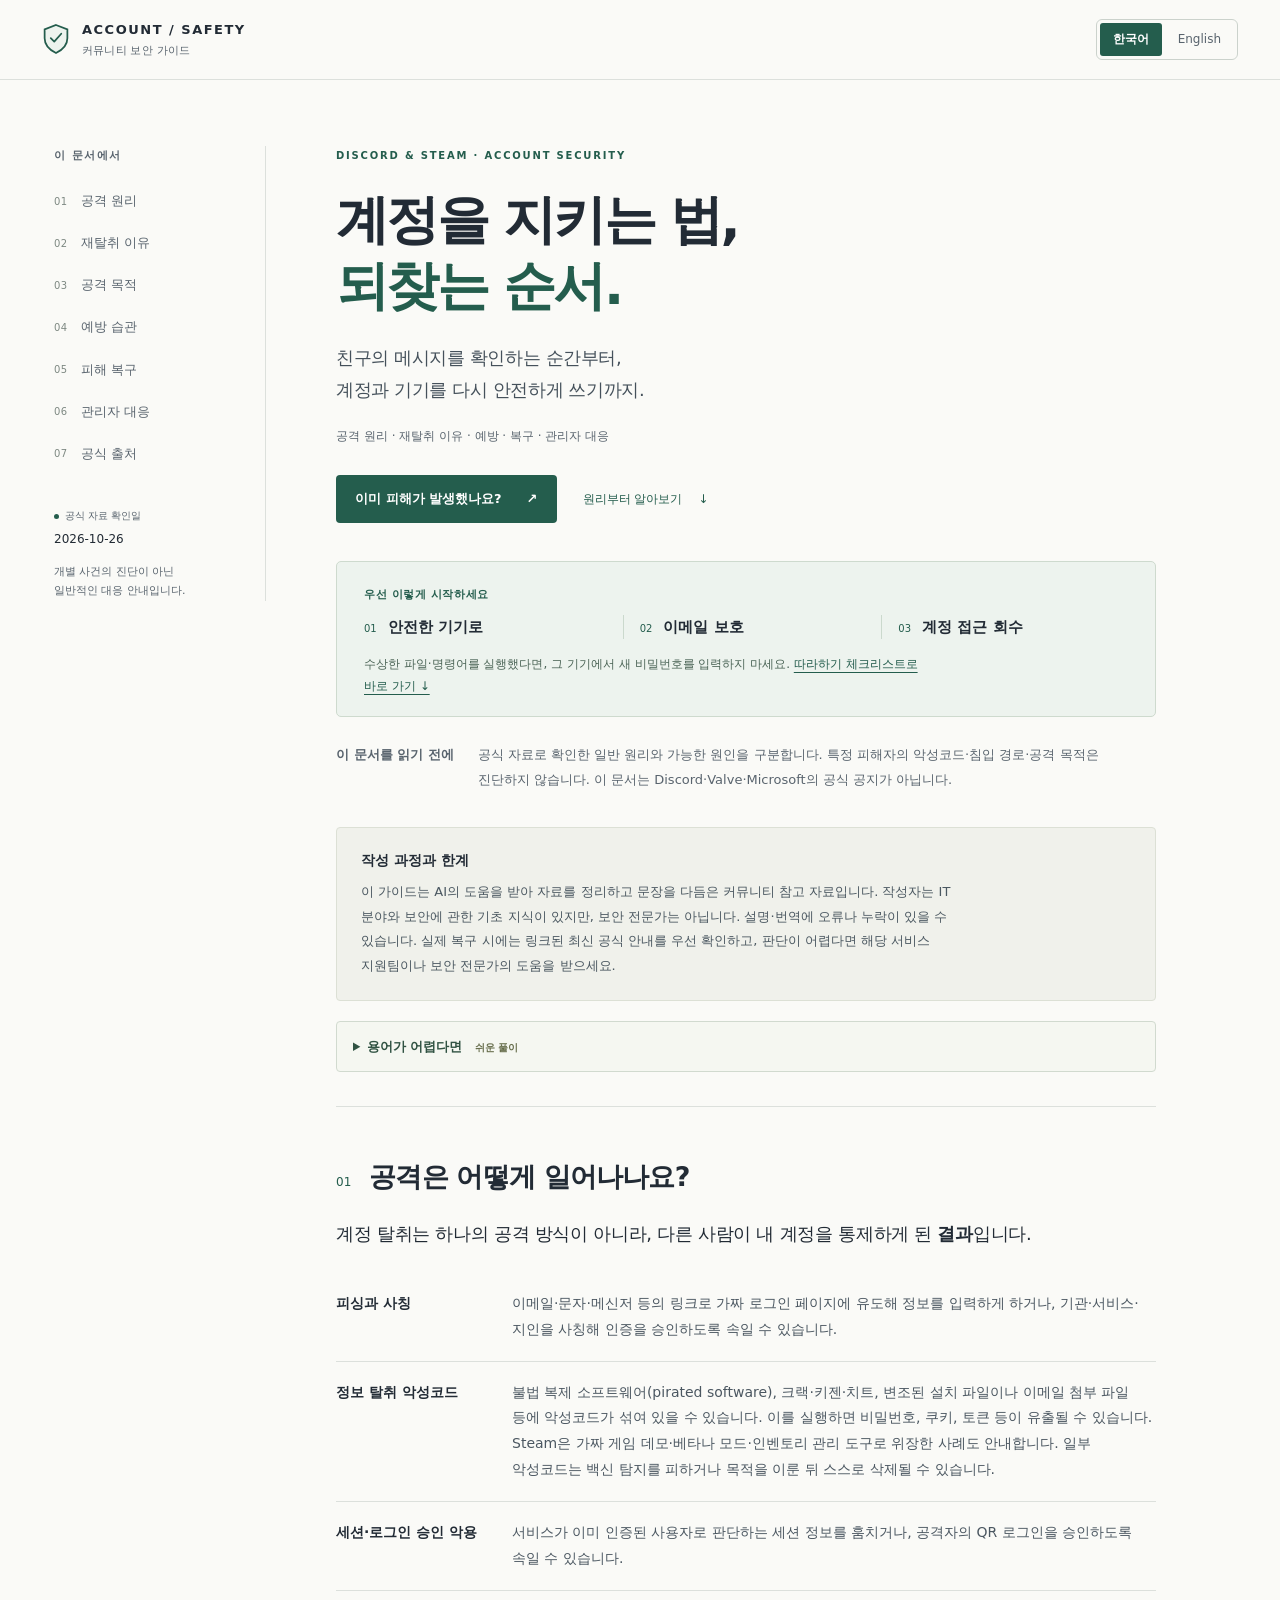
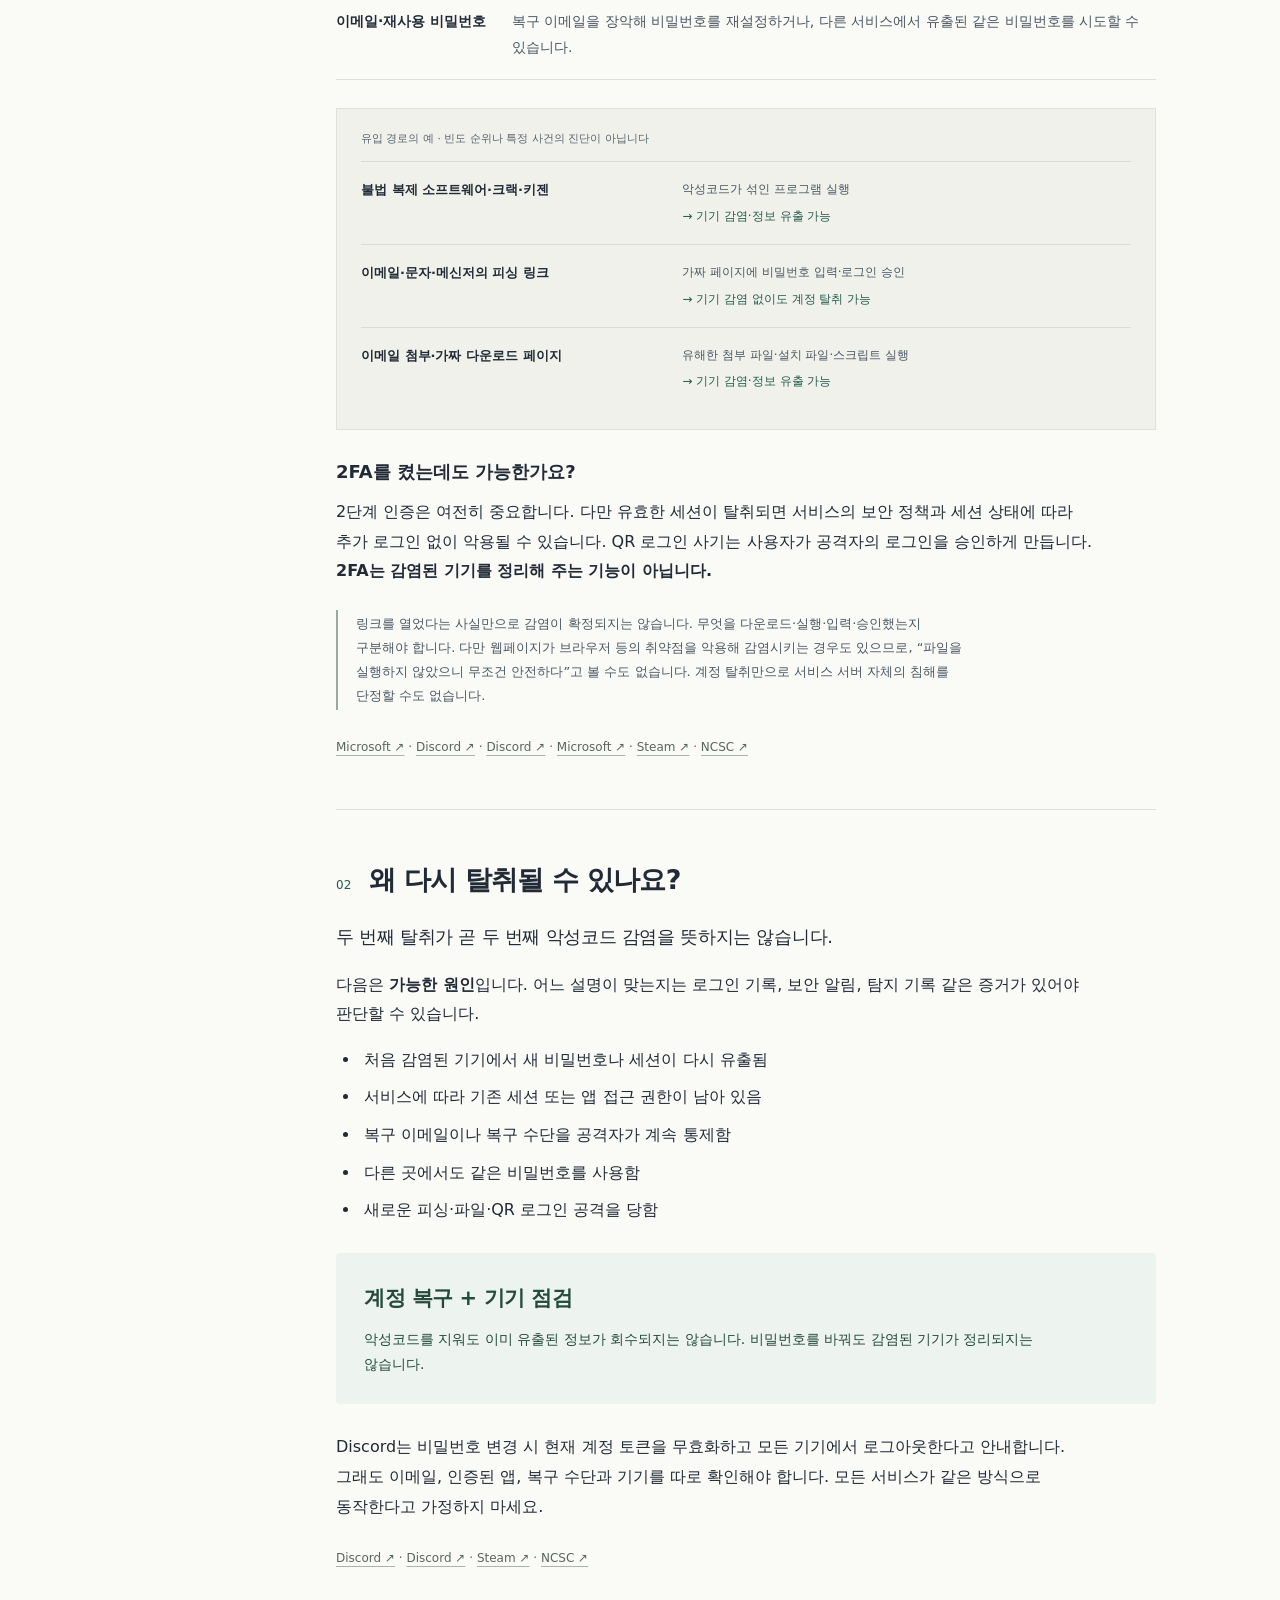
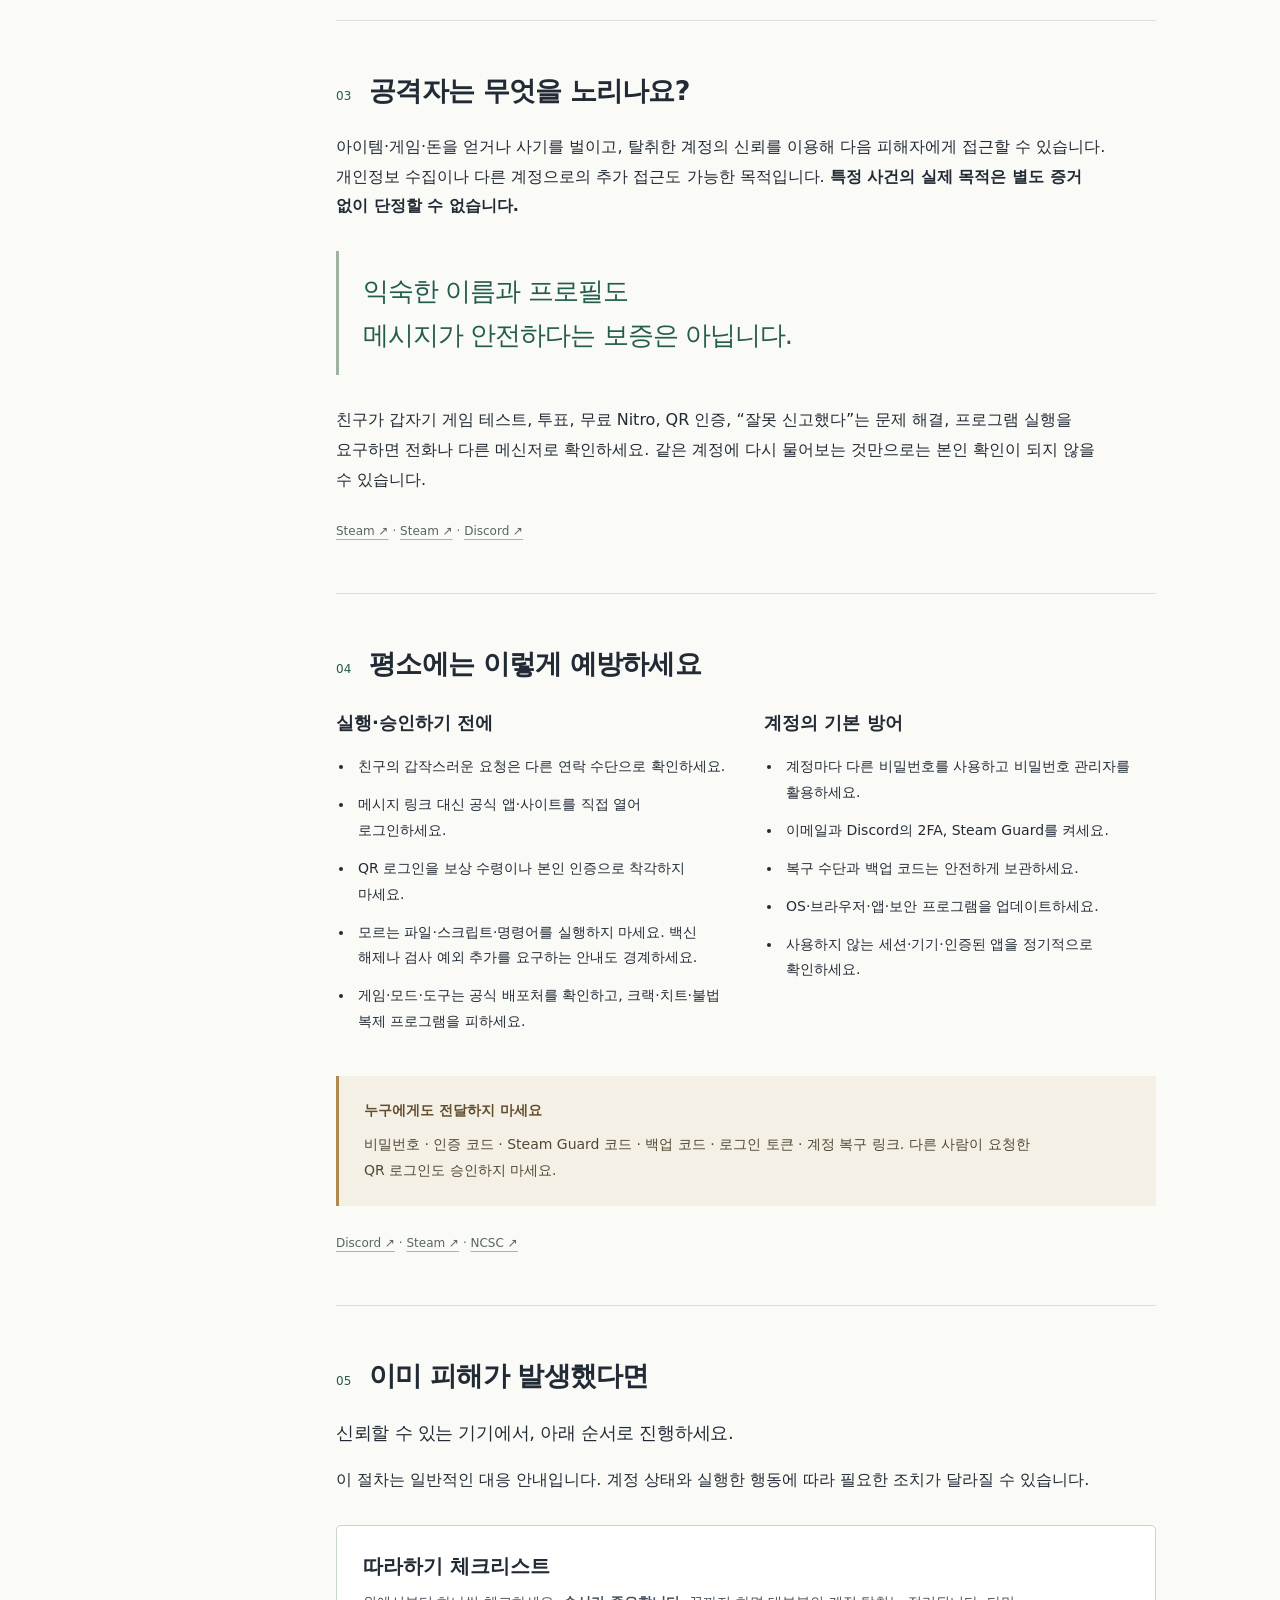
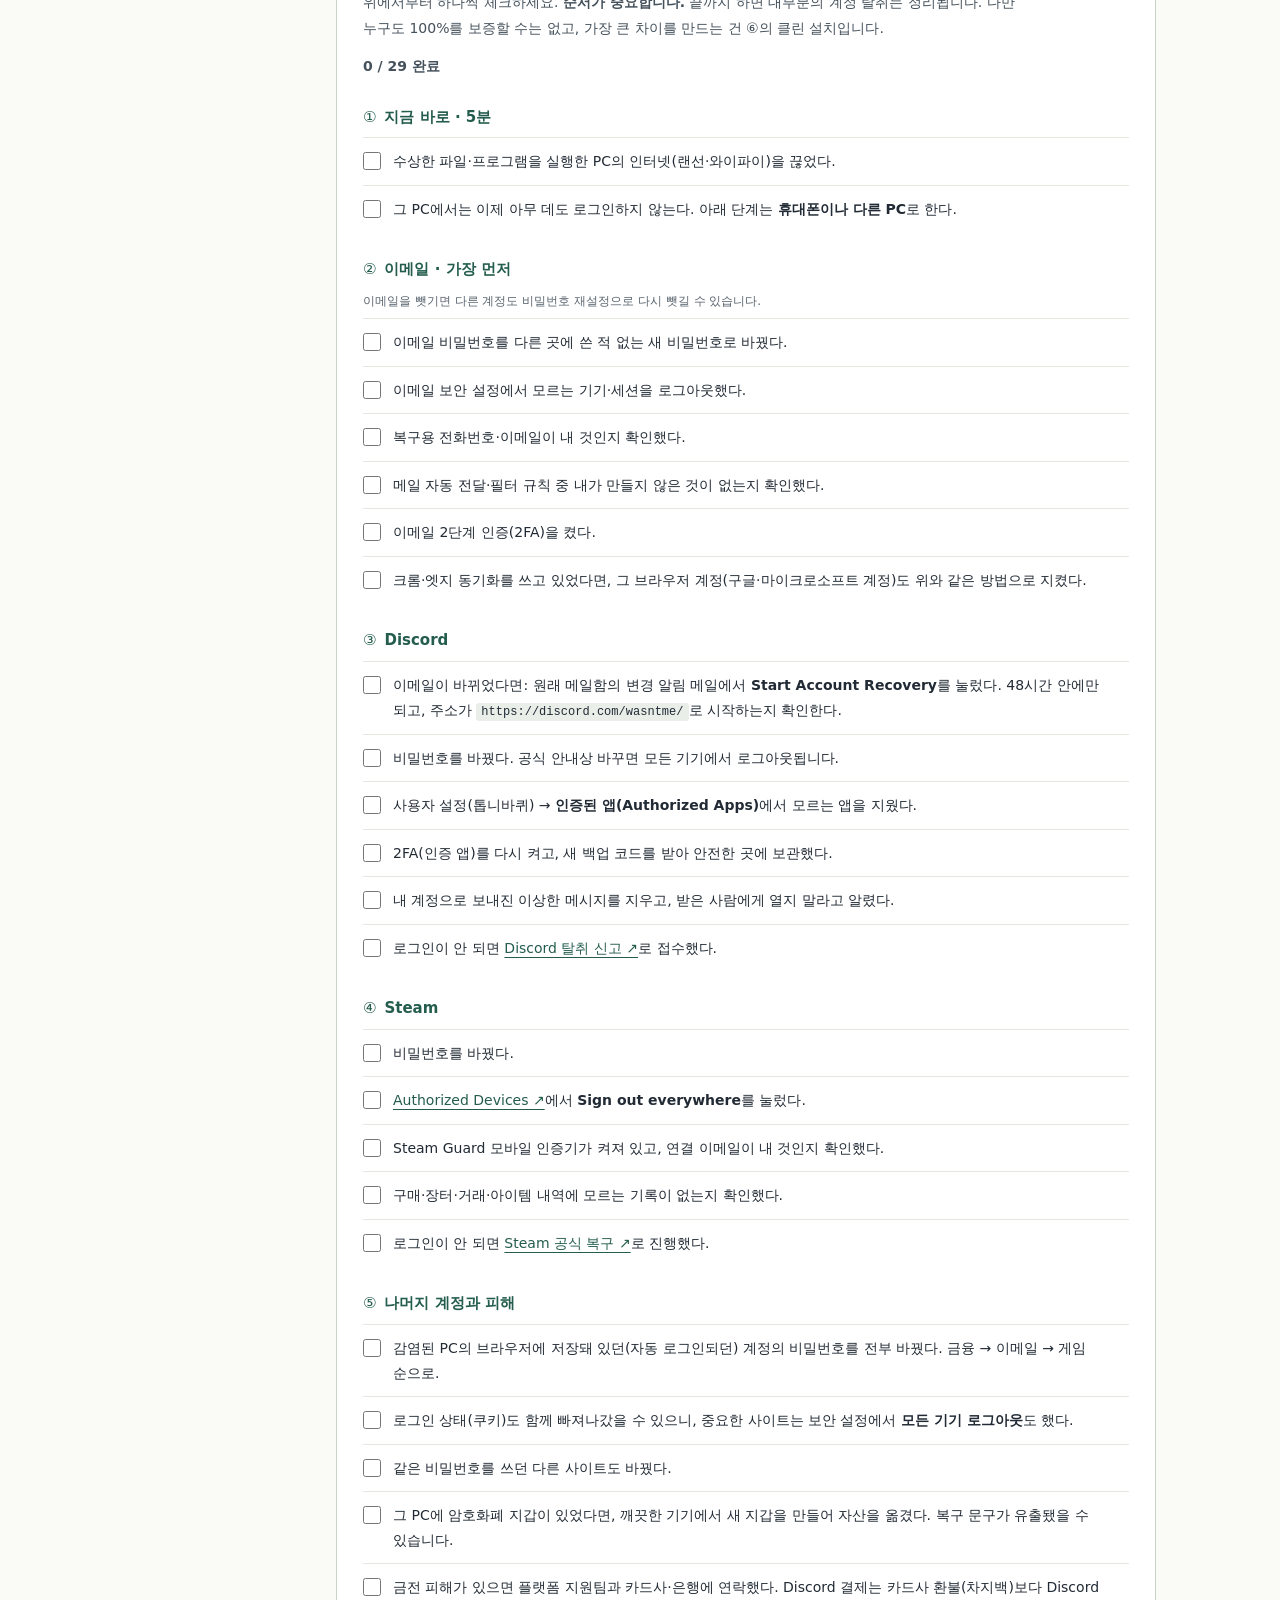
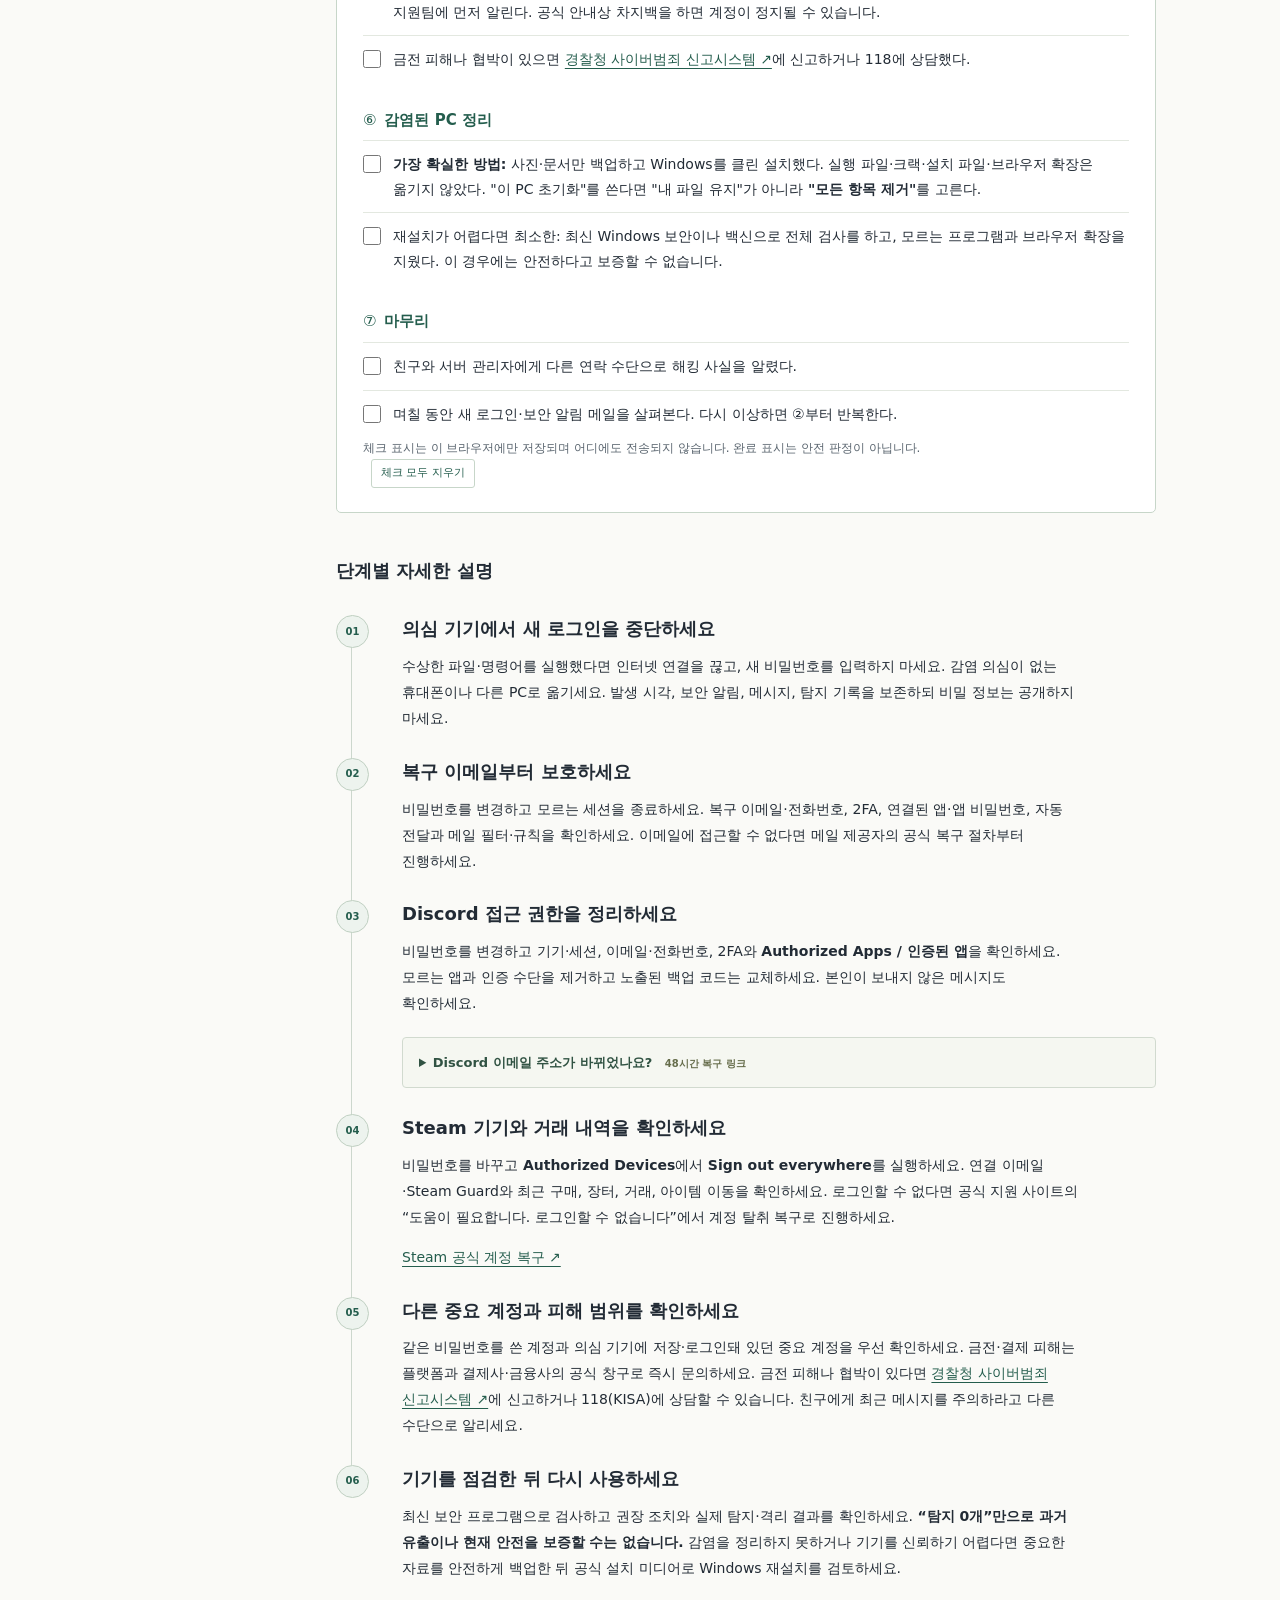
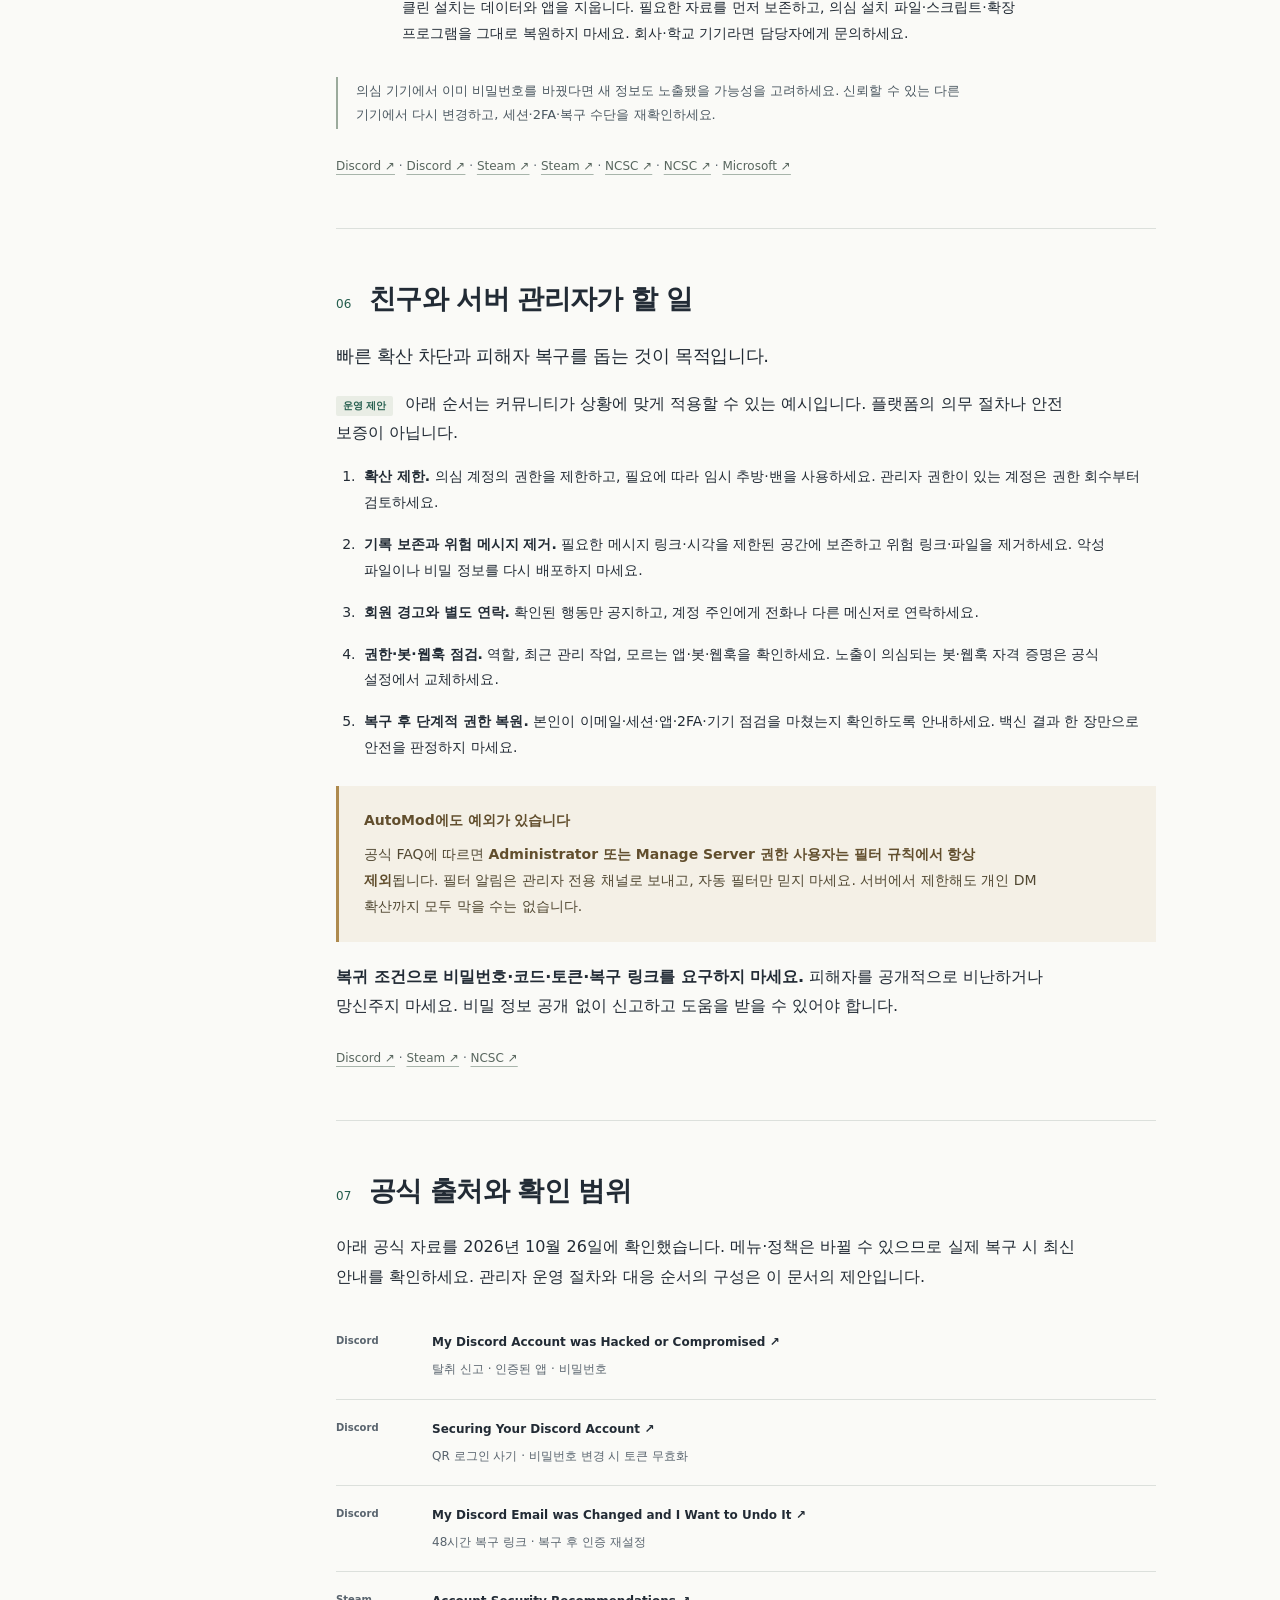
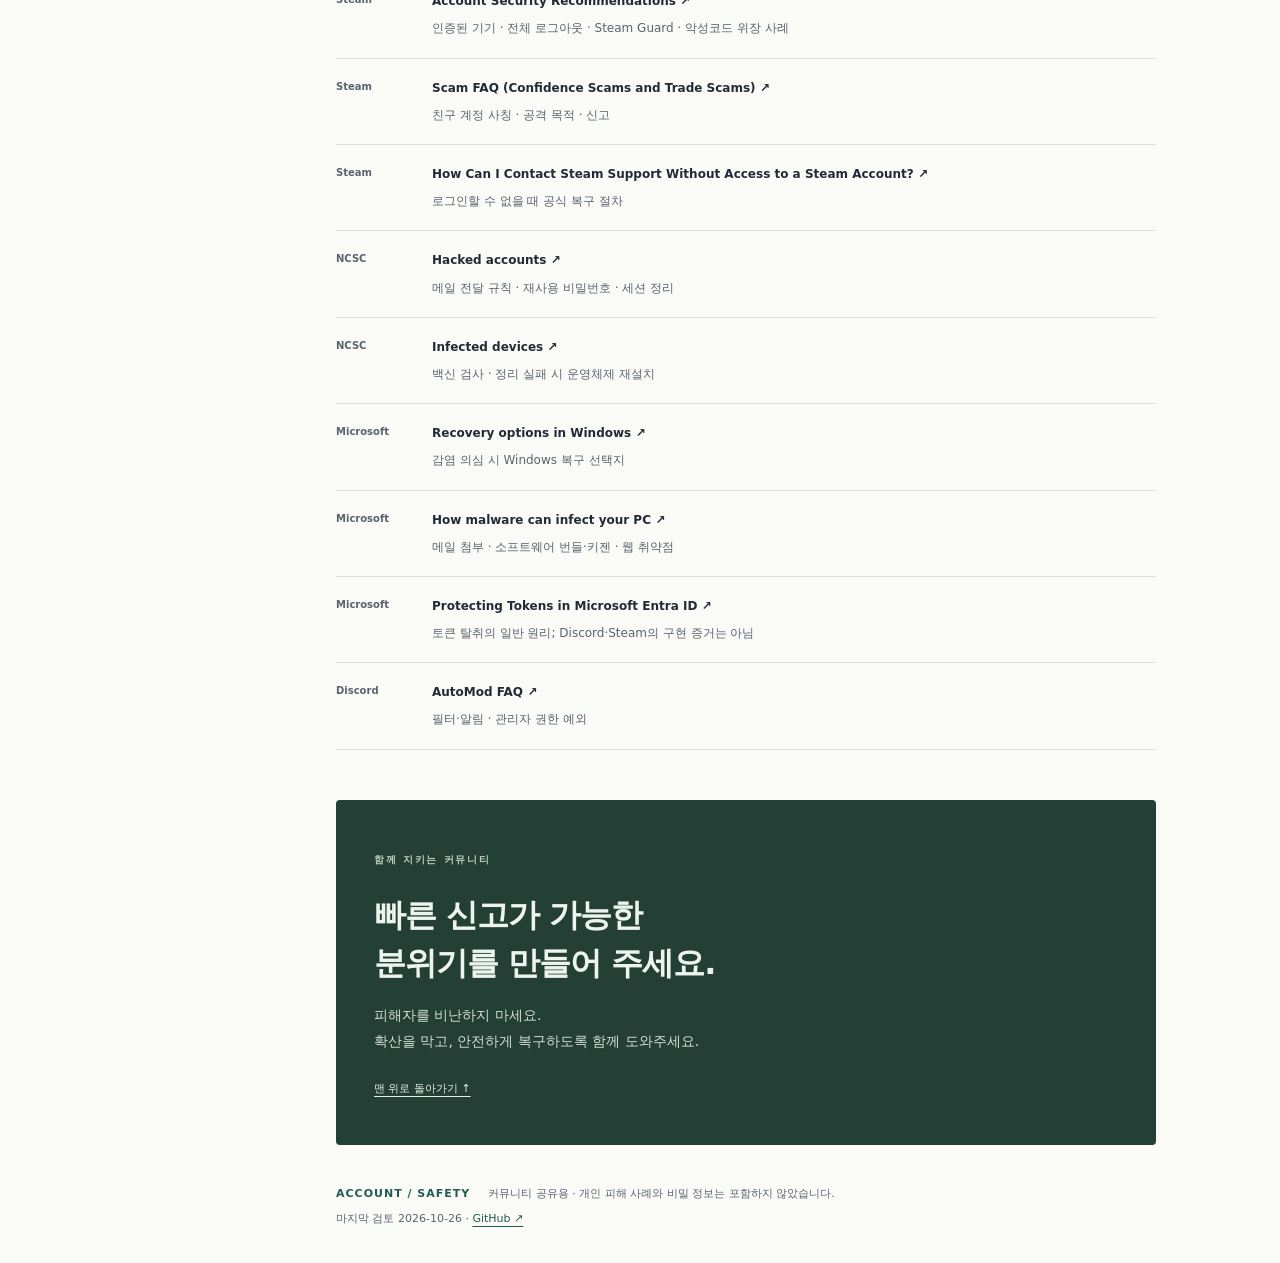
<file: index.html>
<!doctype html>
<html lang="ko"><head><meta charset="utf-8"><meta name="viewport" content="width=device-width, initial-scale=1"><title>Discord·Steam 계정 탈취 예방·복구 가이드</title><meta name="description" content="공격 원리부터 재탈취 이유, 예방, 계정·기기 복구와 서버 관리자 대응까지. 공식 자료를 바탕으로 정리한 커뮤니티 가이드."><meta name="color-scheme" content="light"><meta name="referrer" content="strict-origin-when-cross-origin"><meta property="og:type" content="website"><meta property="og:title" content="Discord·Steam 계정 탈취 예방·복구 가이드"><meta property="og:description" content="공격 원리부터 재탈취 이유, 예방, 계정·기기 복구와 서버 관리자 대응까지. 공식 자료를 바탕으로 정리한 커뮤니티 가이드."><link rel="icon" href="assets/shield.svg" type="image/svg+xml"><link rel="stylesheet" href="assets/style.css?v=5"><link rel="alternate" hreflang="ko" href="index.html"><link rel="alternate" hreflang="en" href="en.html"><script src="assets/site.js?v=5" defer></script></head>
<body id="top"><a class="skip-link" href="#content">본문 바로가기</a>
<header class="topbar"><div class="topbar-inner"><a class="brand" href="index.html"><img src="assets/shield.svg" width="28" height="32" alt=""><span>ACCOUNT / SAFETY<span class="brand-sub">커뮤니티 보안 가이드</span></span></a><nav class="language" aria-label="언어 선택"><a href="index.html" lang="ko" hreflang="ko" aria-current="page">한국어</a><a href="en.html" lang="en" hreflang="en" >English</a></nav></div></header>
<div class="page-layout"><aside class="sidebar"><p class="nav-title">이 문서에서</p><nav aria-label="목차"><a href="#mechanism"><span>01</span>공격 원리</a><a href="#repeat"><span>02</span>재탈취 이유</a><a href="#motives"><span>03</span>공격 목적</a><a href="#prevention"><span>04</span>예방 습관</a><a href="#recovery"><span>05</span>피해 복구</a><a href="#moderators"><span>06</span>관리자 대응</a><a href="#sources"><span>07</span>공식 출처</a></nav><div class="sidebar-note"><span class="status-dot"></span>공식 자료 확인일<time datetime="2026-10-26">2026-10-26</time><p>개별 사건의 진단이 아닌<br>일반적인 대응 안내입니다.</p></div></aside>
<main id="content"><div class="hero"><p class="eyebrow">DISCORD & STEAM · ACCOUNT SECURITY</p><h1>계정을 지키는 법,<br><em>되찾는 순서.</em></h1><p class="hero-lead">친구의 메시지를 확인하는 순간부터,<br class="desktop-break"> 계정과 기기를 다시 안전하게 쓰기까지.</p><p class="hero-context">공격 원리 · 재탈취 이유 · 예방 · 복구 · 관리자 대응</p><div class="hero-actions"><a class="button primary" href="#recovery">이미 피해가 발생했나요? <span aria-hidden="true">↗</span></a><a class="text-link" href="#mechanism">원리부터 알아보기 <span aria-hidden="true">↓</span></a></div></div>
<aside class="start-here" aria-label="긴급 대응의 첫 순서"><div class="start-label">우선 이렇게 시작하세요</div><ol><li><span>01</span>안전한 기기로</li><li><span>02</span>이메일 보호</li><li><span>03</span>계정 접근 회수</li></ol><p>수상한 파일·명령어를 실행했다면, 그 기기에서 새 비밀번호를 입력하지 마세요. <a href="#checklist">따라하기 체크리스트로 바로 가기 ↓</a></p></aside>
<div class="scope-note"><strong>이 문서를 읽기 전에</strong><p>공식 자료로 확인한 일반 원리와 가능한 원인을 구분합니다. 특정 피해자의 악성코드·침입 경로·공격 목적은 진단하지 않습니다. 이 문서는 Discord·Valve·Microsoft의 공식 공지가 아닙니다.</p></div>
<aside class="author-note" aria-labelledby="author-note-title"><h2 id="author-note-title">작성 과정과 한계</h2><p>이 가이드는 AI의 도움을 받아 자료를 정리하고 문장을 다듬은 커뮤니티 참고 자료입니다. 작성자는 IT 분야와 보안에 관한 기초 지식이 있지만, 보안 전문가는 아닙니다. 설명·번역에 오류나 누락이 있을 수 있습니다. 실제 복구 시에는 링크된 최신 공식 안내를 우선 확인하고, 판단이 어렵다면 해당 서비스 지원팀이나 보안 전문가의 도움을 받으세요.</p></aside>
<details class="recovery-detail glossary"><summary>용어가 어렵다면 <span>쉬운 풀이</span></summary><div><dl class="glossary-list"><div><dt>세션·토큰</dt><dd>한 번 로그인하면 서비스가 "이 사람은 이미 로그인했다"고 기억해 두는 출입증입니다. 이걸 뺏기면 비밀번호 없이도 내 계정에 들어올 수 있습니다.</dd></div><div><dt>쿠키</dt><dd>브라우저가 사이트별 로그인 상태 등을 저장해 두는 작은 파일입니다. 세션 정보가 여기에 들어 있는 경우가 많습니다.</dd></div><div><dt>2FA(2단계 인증)</dt><dd>비밀번호 말고 휴대폰 인증 앱의 코드 같은 두 번째 확인을 한 번 더 받는 기능입니다.</dd></div><div><dt>정보 탈취 악성코드(스틸러)</dt><dd>PC에 숨어서 저장된 비밀번호·쿠키·토큰 등을 몰래 빼 가는 프로그램입니다.</dd></div><div><dt>피싱</dt><dd>진짜처럼 꾸민 가짜 사이트나 메시지로 비밀번호 입력이나 로그인 승인을 받아 내는 속임수입니다.</dd></div><div><dt>클린 설치</dt><dd>PC를 완전히 지우고 Windows를 새로 설치하는 것입니다. 숨어 있는 악성코드까지 없애는 가장 확실한 방법입니다.</dd></div></dl></div></details>
<section id="mechanism" aria-labelledby="title-mechanism"><div class="section-heading"><span>01</span><h2 id="title-mechanism">공격은 어떻게 일어나나요?</h2></div>
<p class="section-lead">계정 탈취는 하나의 공격 방식이 아니라, 다른 사람이 내 계정을 통제하게 된 <strong>결과</strong>입니다.</p>
<dl class="definitions">
<div><dt>피싱과 사칭</dt><dd>이메일·문자·메신저 등의 링크로 가짜 로그인 페이지에 유도해 정보를 입력하게 하거나, 기관·서비스·지인을 사칭해 인증을 승인하도록 속일 수 있습니다.</dd></div>
<div><dt>정보 탈취 악성코드</dt><dd>불법 복제 소프트웨어(pirated software), 크랙·키젠·치트, 변조된 설치 파일이나 이메일 첨부 파일 등에 악성코드가 섞여 있을 수 있습니다. 이를 실행하면 비밀번호, 쿠키, 토큰 등이 유출될 수 있습니다. Steam은 가짜 게임 데모·베타나 모드·인벤토리 관리 도구로 위장한 사례도 안내합니다. 일부 악성코드는 백신 탐지를 피하거나 목적을 이룬 뒤 스스로 삭제될 수 있습니다.</dd></div>
<div><dt>세션·로그인 승인 악용</dt><dd>서비스가 이미 인증된 사용자로 판단하는 세션 정보를 훔치거나, 공격자의 QR 로그인을 승인하도록 속일 수 있습니다.</dd></div>
<div><dt>이메일·재사용 비밀번호</dt><dd>복구 이메일을 장악해 비밀번호를 재설정하거나, 다른 서비스에서 유출된 같은 비밀번호를 시도할 수 있습니다.</dd></div>
</dl>
<figure class="entry-paths"><figcaption>유입 경로의 예 · 빈도 순위나 특정 사건의 진단이 아닙니다</figcaption><dl><div><dt>불법 복제 소프트웨어·크랙·키젠</dt><dd>악성코드가 섞인 프로그램 실행<span>→ 기기 감염·정보 유출 가능</span></dd></div><div><dt>이메일·문자·메신저의 피싱 링크</dt><dd>가짜 페이지에 비밀번호 입력·로그인 승인<span>→ 기기 감염 없이도 계정 탈취 가능</span></dd></div><div><dt>이메일 첨부·가짜 다운로드 페이지</dt><dd>유해한 첨부 파일·설치 파일·스크립트 실행<span>→ 기기 감염·정보 유출 가능</span></dd></div></dl></figure>
<h3>2FA를 켰는데도 가능한가요?</h3>
<p>2단계 인증은 여전히 중요합니다. 다만 유효한 세션이 탈취되면 서비스의 보안 정책과 세션 상태에 따라 추가 로그인 없이 악용될 수 있습니다. QR 로그인 사기는 사용자가 공격자의 로그인을 승인하게 만듭니다. <strong>2FA는 감염된 기기를 정리해 주는 기능이 아닙니다.</strong></p>
<p class="note">링크를 열었다는 사실만으로 감염이 확정되지는 않습니다. 무엇을 다운로드·실행·입력·승인했는지 구분해야 합니다. 다만 웹페이지가 브라우저 등의 취약점을 악용해 감염시키는 경우도 있으므로, “파일을 실행하지 않았으니 무조건 안전하다”고 볼 수도 없습니다. 계정 탈취만으로 서비스 서버 자체의 침해를 단정할 수도 없습니다.</p>
<p class="references"><a href="#source-infection-routes">Microsoft ↗</a> · <a href="#source-discord">Discord ↗</a> · <a href="#source-discord-security">Discord ↗</a> · <a href="#source-tokens">Microsoft ↗</a> · <a href="#source-steam">Steam ↗</a> · <a href="#source-ncsc">NCSC ↗</a></p></section><section id="repeat" aria-labelledby="title-repeat"><div class="section-heading"><span>02</span><h2 id="title-repeat">왜 다시 탈취될 수 있나요?</h2></div>
<p class="section-lead">두 번째 탈취가 곧 두 번째 악성코드 감염을 뜻하지는 않습니다.</p>
<p>다음은 <strong>가능한 원인</strong>입니다. 어느 설명이 맞는지는 로그인 기록, 보안 알림, 탐지 기록 같은 증거가 있어야 판단할 수 있습니다.</p>
<ul><li>처음 감염된 기기에서 새 비밀번호나 세션이 다시 유출됨</li><li>서비스에 따라 기존 세션 또는 앱 접근 권한이 남아 있음</li><li>복구 이메일이나 복구 수단을 공격자가 계속 통제함</li><li>다른 곳에서도 같은 비밀번호를 사용함</li><li>새로운 피싱·파일·QR 로그인 공격을 당함</li></ul>
<div class="principle"><strong>계정 복구 + 기기 점검</strong><p>악성코드를 지워도 이미 유출된 정보가 회수되지는 않습니다. 비밀번호를 바꿔도 감염된 기기가 정리되지는 않습니다.</p></div>
<p>Discord는 비밀번호 변경 시 현재 계정 토큰을 무효화하고 모든 기기에서 로그아웃한다고 안내합니다. 그래도 이메일, 인증된 앱, 복구 수단과 기기를 따로 확인해야 합니다. 모든 서비스가 같은 방식으로 동작한다고 가정하지 마세요.</p>
<p class="references"><a href="#source-discord-security">Discord ↗</a> · <a href="#source-discord">Discord ↗</a> · <a href="#source-steam">Steam ↗</a> · <a href="#source-ncsc">NCSC ↗</a></p></section><section id="motives" aria-labelledby="title-motives"><div class="section-heading"><span>03</span><h2 id="title-motives">공격자는 무엇을 노리나요?</h2></div>
<p>아이템·게임·돈을 얻거나 사기를 벌이고, 탈취한 계정의 신뢰를 이용해 다음 피해자에게 접근할 수 있습니다. 개인정보 수집이나 다른 계정으로의 추가 접근도 가능한 목적입니다. <strong>특정 사건의 실제 목적은 별도 증거 없이 단정할 수 없습니다.</strong></p>
<blockquote>익숙한 이름과 프로필도<br>메시지가 안전하다는 보증은 아닙니다.</blockquote>
<p>친구가 갑자기 게임 테스트, 투표, 무료 Nitro, QR 인증, “잘못 신고했다”는 문제 해결, 프로그램 실행을 요구하면 전화나 다른 메신저로 확인하세요. 같은 계정에 다시 물어보는 것만으로는 본인 확인이 되지 않을 수 있습니다.</p>
<p class="references"><a href="#source-steam-scams">Steam ↗</a> · <a href="#source-steam">Steam ↗</a> · <a href="#source-discord">Discord ↗</a></p></section><section id="prevention" aria-labelledby="title-prevention"><div class="section-heading"><span>04</span><h2 id="title-prevention">평소에는 이렇게 예방하세요</h2></div>
<div class="two-column"><div><h3>실행·승인하기 전에</h3><ul><li>친구의 갑작스러운 요청은 다른 연락 수단으로 확인하세요.</li><li>메시지 링크 대신 공식 앱·사이트를 직접 열어 로그인하세요.</li><li>QR 로그인을 보상 수령이나 본인 인증으로 착각하지 마세요.</li><li>모르는 파일·스크립트·명령어를 실행하지 마세요. 백신 해제나 검사 예외 추가를 요구하는 안내도 경계하세요.</li><li>게임·모드·도구는 공식 배포처를 확인하고, 크랙·치트·불법 복제 프로그램을 피하세요.</li></ul></div>
<div><h3>계정의 기본 방어</h3><ul><li>계정마다 다른 비밀번호를 사용하고 비밀번호 관리자를 활용하세요.</li><li>이메일과 Discord의 2FA, Steam Guard를 켜세요.</li><li>복구 수단과 백업 코드는 안전하게 보관하세요.</li><li>OS·브라우저·앱·보안 프로그램을 업데이트하세요.</li><li>사용하지 않는 세션·기기·인증된 앱을 정기적으로 확인하세요.</li></ul></div></div>
<aside class="warning"><strong>누구에게도 전달하지 마세요</strong><p>비밀번호 · 인증 코드 · Steam Guard 코드 · 백업 코드 · 로그인 토큰 · 계정 복구 링크. 다른 사람이 요청한 QR 로그인도 승인하지 마세요.</p></aside>
<p class="references"><a href="#source-discord-security">Discord ↗</a> · <a href="#source-steam">Steam ↗</a> · <a href="#source-ncsc">NCSC ↗</a></p></section><section id="recovery" aria-labelledby="title-recovery"><div class="section-heading"><span>05</span><h2 id="title-recovery">이미 피해가 발생했다면</h2></div>
<p class="section-lead">신뢰할 수 있는 기기에서, 아래 순서로 진행하세요.</p>
<p>이 절차는 일반적인 대응 안내입니다. 계정 상태와 실행한 행동에 따라 필요한 조치가 달라질 수 있습니다.</p>
<div class="followlist" id="checklist"><div class="followlist-head"><h3>따라하기 체크리스트</h3><p>위에서부터 하나씩 체크하세요. <strong>순서가 중요합니다.</strong> 끝까지 하면 대부분의 계정 탈취는 정리됩니다. 다만 누구도 100%를 보증할 수는 없고, 가장 큰 차이를 만드는 건 ⑥의 클린 설치입니다.</p><p class="followlist-progress" aria-live="polite" hidden></p></div>
<fieldset><legend><span>①</span>지금 바로 · 5분</legend><label><input type="checkbox"> 수상한 파일·프로그램을 실행한 PC의 인터넷(랜선·와이파이)을 끊었다.</label><label><input type="checkbox"> 그 PC에서는 이제 아무 데도 로그인하지 않는다. 아래 단계는 <strong>휴대폰이나 다른 PC</strong>로 한다.</label></fieldset>
<fieldset><legend><span>②</span>이메일 · 가장 먼저</legend><p class="small">이메일을 뺏기면 다른 계정도 비밀번호 재설정으로 다시 뺏길 수 있습니다.</p><label><input type="checkbox"> 이메일 비밀번호를 다른 곳에 쓴 적 없는 새 비밀번호로 바꿨다.</label><label><input type="checkbox"> 이메일 보안 설정에서 모르는 기기·세션을 로그아웃했다.</label><label><input type="checkbox"> 복구용 전화번호·이메일이 내 것인지 확인했다.</label><label><input type="checkbox"> 메일 자동 전달·필터 규칙 중 내가 만들지 않은 것이 없는지 확인했다.</label><label><input type="checkbox"> 이메일 2단계 인증(2FA)을 켰다.</label><label><input type="checkbox"> 크롬·엣지 동기화를 쓰고 있었다면, 그 브라우저 계정(구글·마이크로소프트 계정)도 위와 같은 방법으로 지켰다.</label></fieldset>
<fieldset><legend><span>③</span>Discord</legend><label><input type="checkbox"> 이메일이 바뀌었다면: 원래 메일함의 변경 알림 메일에서 <strong>Start Account Recovery</strong>를 눌렀다. 48시간 안에만 되고, 주소가 <code>https://discord.com/wasntme/</code>로 시작하는지 확인한다.</label><label><input type="checkbox"> 비밀번호를 바꿨다. 공식 안내상 바꾸면 모든 기기에서 로그아웃됩니다.</label><label><input type="checkbox"> 사용자 설정(톱니바퀴) → <strong>인증된 앱(Authorized Apps)</strong>에서 모르는 앱을 지웠다.</label><label><input type="checkbox"> 2FA(인증 앱)를 다시 켜고, 새 백업 코드를 받아 안전한 곳에 보관했다.</label><label><input type="checkbox"> 내 계정으로 보내진 이상한 메시지를 지우고, 받은 사람에게 열지 말라고 알렸다.</label><label><input type="checkbox"> 로그인이 안 되면 <a href="https://dis.gd/hackedaccount">Discord 탈취 신고 ↗</a>로 접수했다.</label></fieldset>
<fieldset><legend><span>④</span>Steam</legend><label><input type="checkbox"> 비밀번호를 바꿨다.</label><label><input type="checkbox"> <a href="https://store.steampowered.com/account/authorizeddevices">Authorized Devices ↗</a>에서 <strong>Sign out everywhere</strong>를 눌렀다.</label><label><input type="checkbox"> Steam Guard 모바일 인증기가 켜져 있고, 연결 이메일이 내 것인지 확인했다.</label><label><input type="checkbox"> 구매·장터·거래·아이템 내역에 모르는 기록이 없는지 확인했다.</label><label><input type="checkbox"> 로그인이 안 되면 <a href="https://help.steampowered.com/en/wizard/HelpWithLogin">Steam 공식 복구 ↗</a>로 진행했다.</label></fieldset>
<fieldset><legend><span>⑤</span>나머지 계정과 피해</legend><label><input type="checkbox"> 감염된 PC의 브라우저에 저장돼 있던(자동 로그인되던) 계정의 비밀번호를 전부 바꿨다. 금융 → 이메일 → 게임 순으로.</label><label><input type="checkbox"> 로그인 상태(쿠키)도 함께 빠져나갔을 수 있으니, 중요한 사이트는 보안 설정에서 <strong>모든 기기 로그아웃</strong>도 했다.</label><label><input type="checkbox"> 같은 비밀번호를 쓰던 다른 사이트도 바꿨다.</label><label><input type="checkbox"> 그 PC에 암호화폐 지갑이 있었다면, 깨끗한 기기에서 새 지갑을 만들어 자산을 옮겼다. 복구 문구가 유출됐을 수 있습니다.</label><label><input type="checkbox"> 금전 피해가 있으면 플랫폼 지원팀과 카드사·은행에 연락했다. Discord 결제는 카드사 환불(차지백)보다 Discord 지원팀에 먼저 알린다. 공식 안내상 차지백을 하면 계정이 정지될 수 있습니다.</label><label><input type="checkbox"> 금전 피해나 협박이 있으면 <a href="https://ecrm.police.go.kr/">경찰청 사이버범죄 신고시스템 ↗</a>에 신고하거나 118에 상담했다.</label></fieldset>
<fieldset><legend><span>⑥</span>감염된 PC 정리</legend><label><input type="checkbox"> <strong>가장 확실한 방법:</strong> 사진·문서만 백업하고 Windows를 클린 설치했다. 실행 파일·크랙·설치 파일·브라우저 확장은 옮기지 않았다. "이 PC 초기화"를 쓴다면 "내 파일 유지"가 아니라 <strong>"모든 항목 제거"</strong>를 고른다.</label><label><input type="checkbox"> 재설치가 어렵다면 최소한: 최신 Windows 보안이나 백신으로 전체 검사를 하고, 모르는 프로그램과 브라우저 확장을 지웠다. 이 경우에는 안전하다고 보증할 수 없습니다.</label></fieldset>
<fieldset><legend><span>⑦</span>마무리</legend><label><input type="checkbox"> 친구와 서버 관리자에게 다른 연락 수단으로 해킹 사실을 알렸다.</label><label><input type="checkbox"> 며칠 동안 새 로그인·보안 알림 메일을 살펴본다. 다시 이상하면 ②부터 반복한다.</label></fieldset>
<p class="small followlist-foot">체크 표시는 이 브라우저에만 저장되며 어디에도 전송되지 않습니다. 완료 표시는 안전 판정이 아닙니다. <button type="button" class="followlist-reset" hidden>체크 모두 지우기</button></p></div>
<h3 class="steps-title">단계별 자세한 설명</h3>
<ol class="recovery-steps">
<li><div><h3>의심 기기에서 새 로그인을 중단하세요</h3><p>수상한 파일·명령어를 실행했다면 인터넷 연결을 끊고, 새 비밀번호를 입력하지 마세요. 감염 의심이 없는 휴대폰이나 다른 PC로 옮기세요. 발생 시각, 보안 알림, 메시지, 탐지 기록을 보존하되 비밀 정보는 공개하지 마세요.</p></div></li>
<li><div><h3>복구 이메일부터 보호하세요</h3><p>비밀번호를 변경하고 모르는 세션을 종료하세요. 복구 이메일·전화번호, 2FA, 연결된 앱·앱 비밀번호, 자동 전달과 메일 필터·규칙을 확인하세요. 이메일에 접근할 수 없다면 메일 제공자의 공식 복구 절차부터 진행하세요.</p></div></li>
<li><div><h3>Discord 접근 권한을 정리하세요</h3><p>비밀번호를 변경하고 기기·세션, 이메일·전화번호, 2FA와 <strong>Authorized Apps / 인증된 앱</strong>을 확인하세요. 모르는 앱과 인증 수단을 제거하고 노출된 백업 코드는 교체하세요. 본인이 보내지 않은 메시지도 확인하세요.</p>
<details class="recovery-detail"><summary>Discord 이메일 주소가 바뀌었나요? <span>48시간 복구 링크</span></summary><div><p>기존 이메일 주소로 온 변경 알림을 즉시 확인하세요. 공식 안내상 복구 링크는 <strong>48시간</strong> 동안 유효하며 URL은 <code>https://discord.com/wasntme/</code>로 시작합니다. 실제 호스트가 정확히 <code>discord.com</code>인지 확인하고 링크를 공유하지 마세요.</p><p>이 과정은 이메일 복원, 비밀번호 변경, 전체 기기 로그아웃과 함께 전화번호·MFA 수단을 제거합니다. <strong>완료 후 전화번호와 2FA를 다시 설정하세요.</strong> 만료된 동일 링크는 지원팀이 재발급할 수 없다고 안내합니다. 링크가 없거나 실패하면 공식 탈취 신고로 진행하세요.</p><p><a href="https://support.discord.com/hc/en-us/articles/27299669812375-My-Discord-Email-was-Changed-and-I-Want-to-Undo-It">이메일 복구 공식 안내 ↗</a> · <a href="https://dis.gd/hackedaccount">Discord 탈취 신고 ↗</a></p></div></details></div></li>
<li><div><h3>Steam 기기와 거래 내역을 확인하세요</h3><p>비밀번호를 바꾸고 <strong>Authorized Devices</strong>에서 <strong>Sign out everywhere</strong>를 실행하세요. 연결 이메일·Steam Guard와 최근 구매, 장터, 거래, 아이템 이동을 확인하세요. 로그인할 수 없다면 공식 지원 사이트의 “도움이 필요합니다. 로그인할 수 없습니다”에서 계정 탈취 복구로 진행하세요.</p><p><a href="https://help.steampowered.com/en/wizard/HelpWithLogin">Steam 공식 계정 복구 ↗</a></p></div></li>
<li><div><h3>다른 중요 계정과 피해 범위를 확인하세요</h3><p>같은 비밀번호를 쓴 계정과 의심 기기에 저장·로그인돼 있던 중요 계정을 우선 확인하세요. 금전·결제 피해는 플랫폼과 결제사·금융사의 공식 창구로 즉시 문의하세요. 금전 피해나 협박이 있다면 <a href="https://ecrm.police.go.kr/">경찰청 사이버범죄 신고시스템 ↗</a>에 신고하거나 118(KISA)에 상담할 수 있습니다. 친구에게 최근 메시지를 주의하라고 다른 수단으로 알리세요.</p></div></li>
<li><div><h3>기기를 점검한 뒤 다시 사용하세요</h3><p>최신 보안 프로그램으로 검사하고 권장 조치와 실제 탐지·격리 결과를 확인하세요. <strong>“탐지 0개”만으로 과거 유출이나 현재 안전을 보증할 수는 없습니다.</strong> 감염을 정리하지 못하거나 기기를 신뢰하기 어렵다면 중요한 자료를 안전하게 백업한 뒤 공식 설치 미디어로 Windows 재설치를 검토하세요.</p><p>클린 설치는 데이터와 앱을 지웁니다. 필요한 자료를 먼저 보존하고, 의심 설치 파일·스크립트·확장 프로그램을 그대로 복원하지 마세요. 회사·학교 기기라면 담당자에게 문의하세요.</p></div></li>
</ol>
<p class="note">의심 기기에서 이미 비밀번호를 바꿨다면 새 정보도 노출됐을 가능성을 고려하세요. 신뢰할 수 있는 다른 기기에서 다시 변경하고, 세션·2FA·복구 수단을 재확인하세요.</p>
<p class="references"><a href="#source-discord">Discord ↗</a> · <a href="#source-email-recovery">Discord ↗</a> · <a href="#source-steam">Steam ↗</a> · <a href="#source-steam-recovery">Steam ↗</a> · <a href="#source-ncsc">NCSC ↗</a> · <a href="#source-device">NCSC ↗</a> · <a href="#source-windows">Microsoft ↗</a></p></section><section id="moderators" aria-labelledby="title-moderators"><div class="section-heading"><span>06</span><h2 id="title-moderators">친구와 서버 관리자가 할 일</h2></div>
<p class="section-lead">빠른 확산 차단과 피해자 복구를 돕는 것이 목적입니다.</p>
<p><span class="tag">운영 제안</span> 아래 순서는 커뮤니티가 상황에 맞게 적용할 수 있는 예시입니다. 플랫폼의 의무 절차나 안전 보증이 아닙니다.</p>
<ol class="plain-steps"><li><strong>확산 제한.</strong> 의심 계정의 권한을 제한하고, 필요에 따라 임시 추방·밴을 사용하세요. 관리자 권한이 있는 계정은 권한 회수부터 검토하세요.</li><li><strong>기록 보존과 위험 메시지 제거.</strong> 필요한 메시지 링크·시각을 제한된 공간에 보존하고 위험 링크·파일을 제거하세요. 악성 파일이나 비밀 정보를 다시 배포하지 마세요.</li><li><strong>회원 경고와 별도 연락.</strong> 확인된 행동만 공지하고, 계정 주인에게 전화나 다른 메신저로 연락하세요.</li><li><strong>권한·봇·웹훅 점검.</strong> 역할, 최근 관리 작업, 모르는 앱·봇·웹훅을 확인하세요. 노출이 의심되는 봇·웹훅 자격 증명은 공식 설정에서 교체하세요.</li><li><strong>복구 후 단계적 권한 복원.</strong> 본인이 이메일·세션·앱·2FA·기기 점검을 마쳤는지 확인하도록 안내하세요. 백신 결과 한 장만으로 안전을 판정하지 마세요.</li></ol>
<aside class="warning"><strong>AutoMod에도 예외가 있습니다</strong><p>공식 FAQ에 따르면 <strong>Administrator 또는 Manage Server 권한 사용자는 필터 규칙에서 항상 제외</strong>됩니다. 필터 알림은 관리자 전용 채널로 보내고, 자동 필터만 믿지 마세요. 서버에서 제한해도 개인 DM 확산까지 모두 막을 수는 없습니다.</p></aside>
<p><strong>복귀 조건으로 비밀번호·코드·토큰·복구 링크를 요구하지 마세요.</strong> 피해자를 공개적으로 비난하거나 망신주지 마세요. 비밀 정보 공개 없이 신고하고 도움을 받을 수 있어야 합니다.</p>
<p class="references"><a href="#source-automod">Discord ↗</a> · <a href="#source-steam-scams">Steam ↗</a> · <a href="#source-ncsc">NCSC ↗</a></p></section>
<section id="sources" aria-labelledby="title-sources"><div class="section-heading"><span>07</span><h2 id="title-sources">공식 출처와 확인 범위</h2></div><p>아래 공식 자료를 2026년 10월 26일에 확인했습니다. 메뉴·정책은 바뀔 수 있으므로 실제 복구 시 최신 안내를 확인하세요. 관리자 운영 절차와 대응 순서의 구성은 이 문서의 제안입니다.</p><ol class="sources"><li id="source-discord"><span class="source-org">Discord</span><a href="https://support.discord.com/hc/en-us/articles/24160905919511-My-Discord-Account-was-Hacked-or-Compromised">My Discord Account was Hacked or Compromised <span aria-hidden="true">↗</span></a><p>탈취 신고 · 인증된 앱 · 비밀번호</p></li><li id="source-discord-security"><span class="source-org">Discord</span><a href="https://discord.com/safety/securing-your-discord-account">Securing Your Discord Account <span aria-hidden="true">↗</span></a><p>QR 로그인 사기 · 비밀번호 변경 시 토큰 무효화</p></li><li id="source-email-recovery"><span class="source-org">Discord</span><a href="https://support.discord.com/hc/en-us/articles/27299669812375-My-Discord-Email-was-Changed-and-I-Want-to-Undo-It">My Discord Email was Changed and I Want to Undo It <span aria-hidden="true">↗</span></a><p>48시간 복구 링크 · 복구 후 인증 재설정</p></li><li id="source-steam"><span class="source-org">Steam</span><a href="https://help.steampowered.com/en/faqs/view/6639-EB3C-EC79-FF60">Account Security Recommendations <span aria-hidden="true">↗</span></a><p>인증된 기기 · 전체 로그아웃 · Steam Guard · 악성코드 위장 사례</p></li><li id="source-steam-scams"><span class="source-org">Steam</span><a href="https://help.steampowered.com/en/faqs/view/70E6-991B-233B-A37B">Scam FAQ (Confidence Scams and Trade Scams) <span aria-hidden="true">↗</span></a><p>친구 계정 사칭 · 공격 목적 · 신고</p></li><li id="source-steam-recovery"><span class="source-org">Steam</span><a href="https://help.steampowered.com/en/faqs/view/2E21-77C0-CED3-6CEB">How Can I Contact Steam Support Without Access to a Steam Account? <span aria-hidden="true">↗</span></a><p>로그인할 수 없을 때 공식 복구 절차</p></li><li id="source-ncsc"><span class="source-org">NCSC</span><a href="https://www.ncsc.gov.uk/section/respond-recover/hacked-accounts">Hacked accounts <span aria-hidden="true">↗</span></a><p>메일 전달 규칙 · 재사용 비밀번호 · 세션 정리</p></li><li id="source-device"><span class="source-org">NCSC</span><a href="https://www.ncsc.gov.uk/section/respond-recover/citizen-infected-devices">Infected devices <span aria-hidden="true">↗</span></a><p>백신 검사 · 정리 실패 시 운영체제 재설치</p></li><li id="source-windows"><span class="source-org">Microsoft</span><a href="https://support.microsoft.com/en-US/windows/bd88ffdf-1e8e-34a0-d76f-39a71fb4ed4d">Recovery options in Windows <span aria-hidden="true">↗</span></a><p>감염 의심 시 Windows 복구 선택지</p></li><li id="source-infection-routes"><span class="source-org">Microsoft</span><a href="https://support.microsoft.com/en-gb/windows/security/how-malware-can-infect-your-pc">How malware can infect your PC <span aria-hidden="true">↗</span></a><p>메일 첨부 · 소프트웨어 번들·키젠 · 웹 취약점</p></li><li id="source-tokens"><span class="source-org">Microsoft</span><a href="https://learn.microsoft.com/en-us/entra/identity/devices/protecting-tokens-microsoft-entra-id">Protecting Tokens in Microsoft Entra ID <span aria-hidden="true">↗</span></a><p>토큰 탈취의 일반 원리; Discord·Steam의 구현 증거는 아님</p></li><li id="source-automod"><span class="source-org">Discord</span><a href="https://support.discord.com/hc/en-us/articles/4421269296535-AutoMod-FAQ">AutoMod FAQ <span aria-hidden="true">↗</span></a><p>필터·알림 · 관리자 권한 예외</p></li></ol></section>
<aside class="closing"><span class="eyebrow">함께 지키는 커뮤니티</span><h2>빠른 신고가 가능한<br>분위기를 만들어 주세요.</h2><p>피해자를 비난하지 마세요.<br>확산을 막고, 안전하게 복구하도록 함께 도와주세요.</p><a href="#top">맨 위로 돌아가기 ↑</a></aside>
<footer><span>ACCOUNT / SAFETY</span><p>커뮤니티 공유용 · 개인 피해 사례와 비밀 정보는 포함하지 않았습니다.</p><p>마지막 검토 2026-10-26 · <a href="https://github.com/henry9904/discord-steam-security-guide">GitHub ↗</a></p></footer>
</main></div></body></html>
</file>
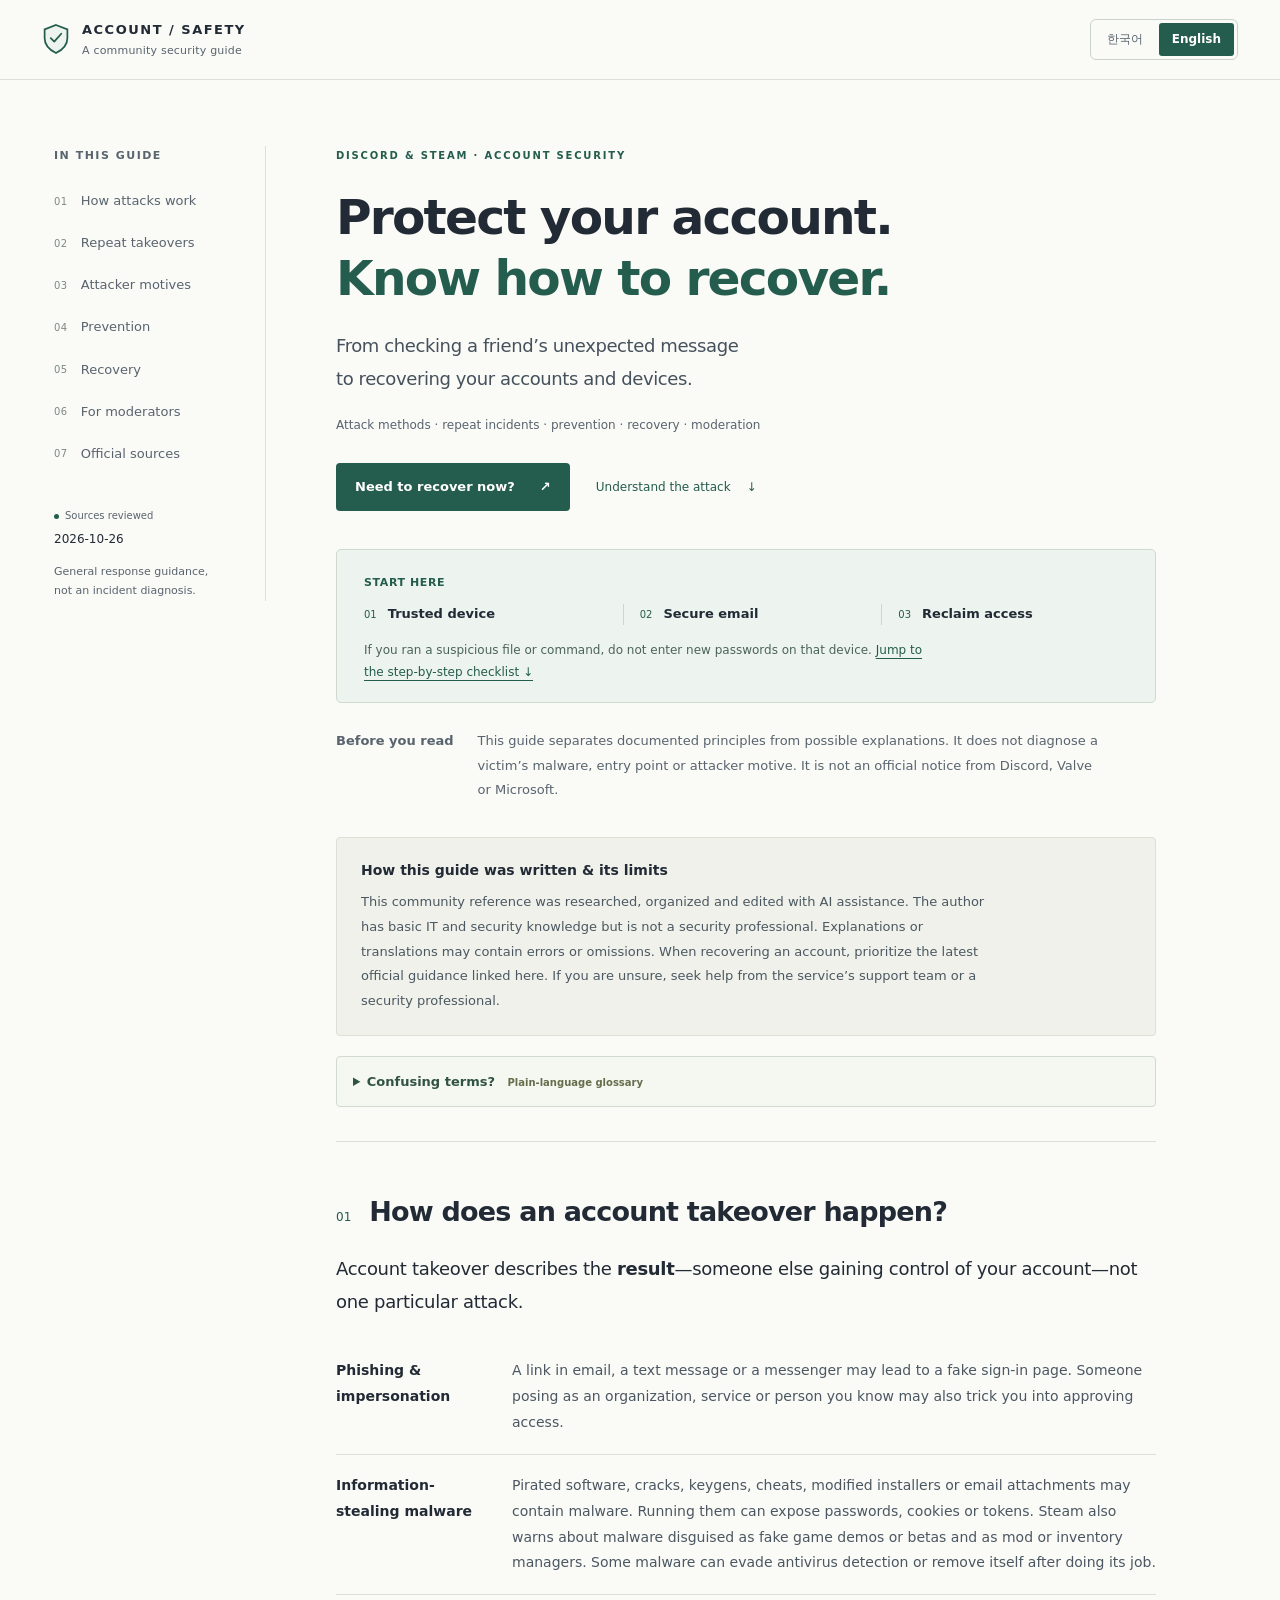
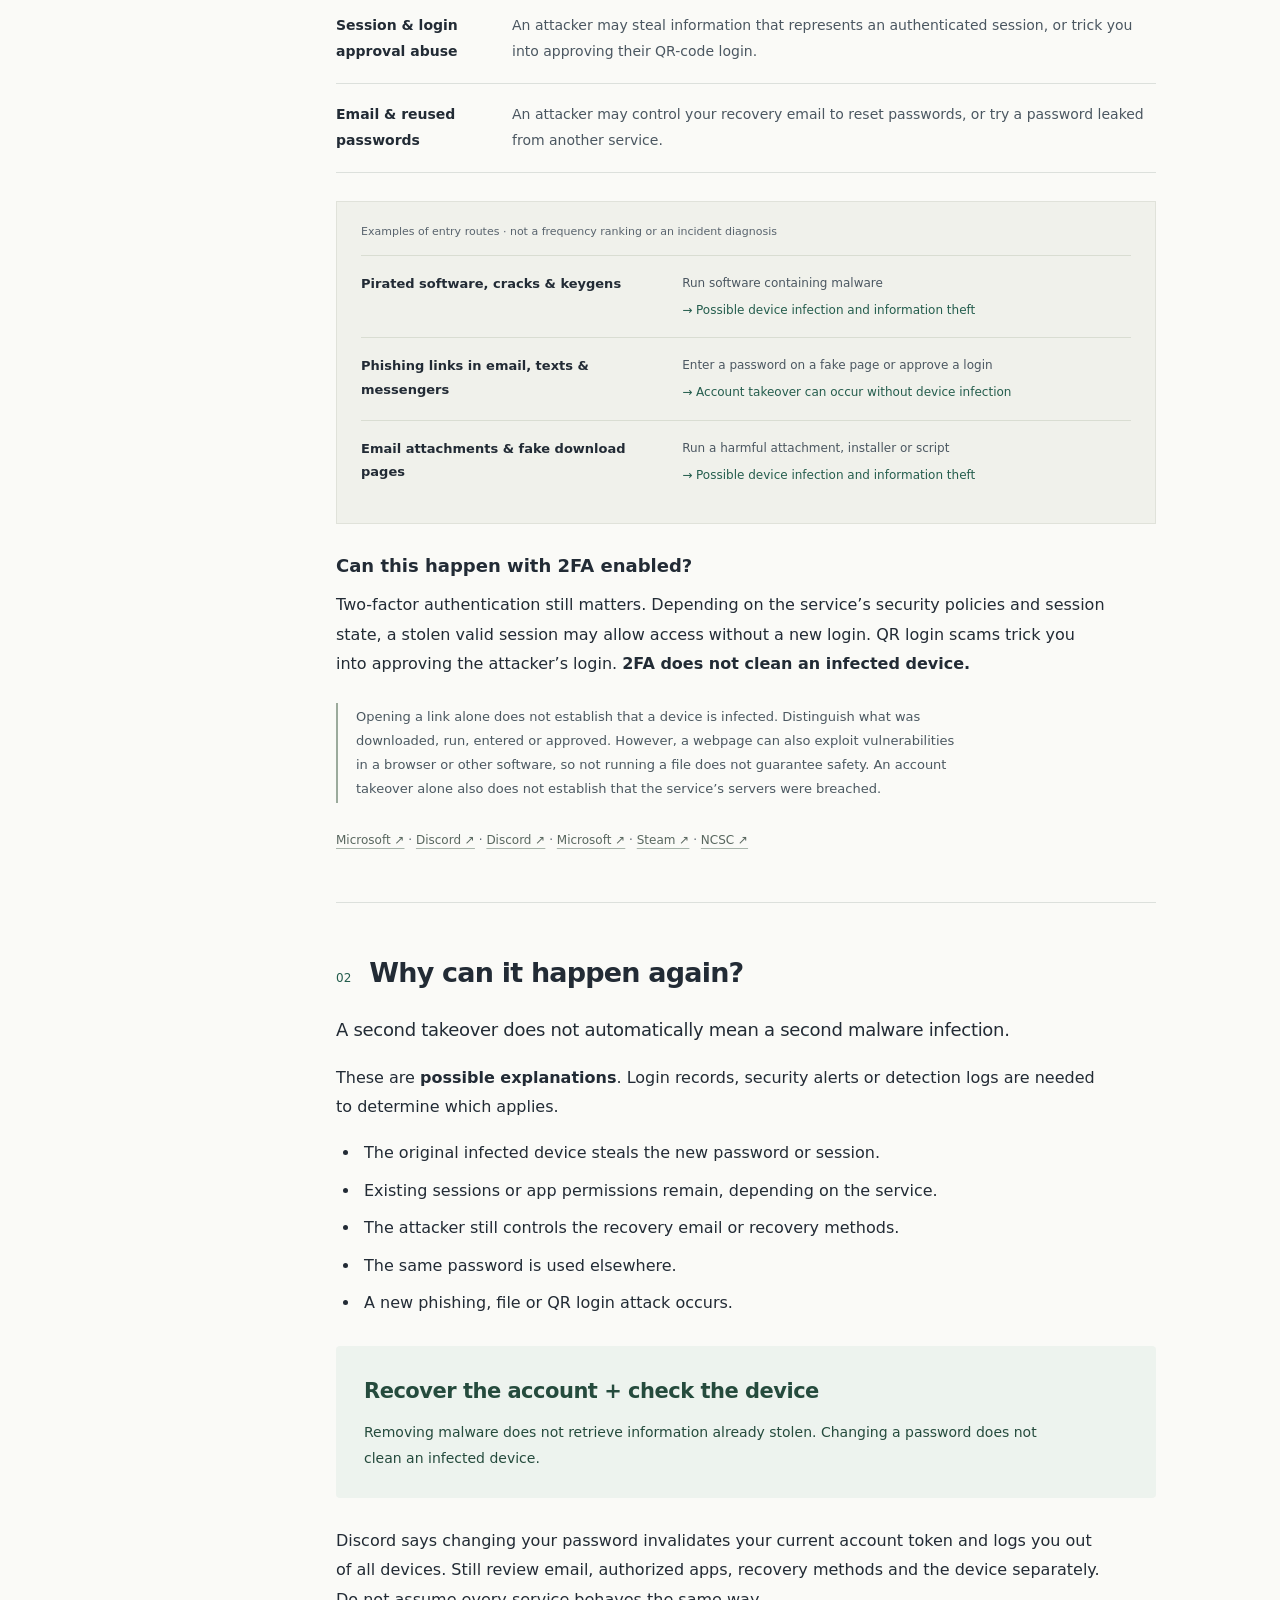
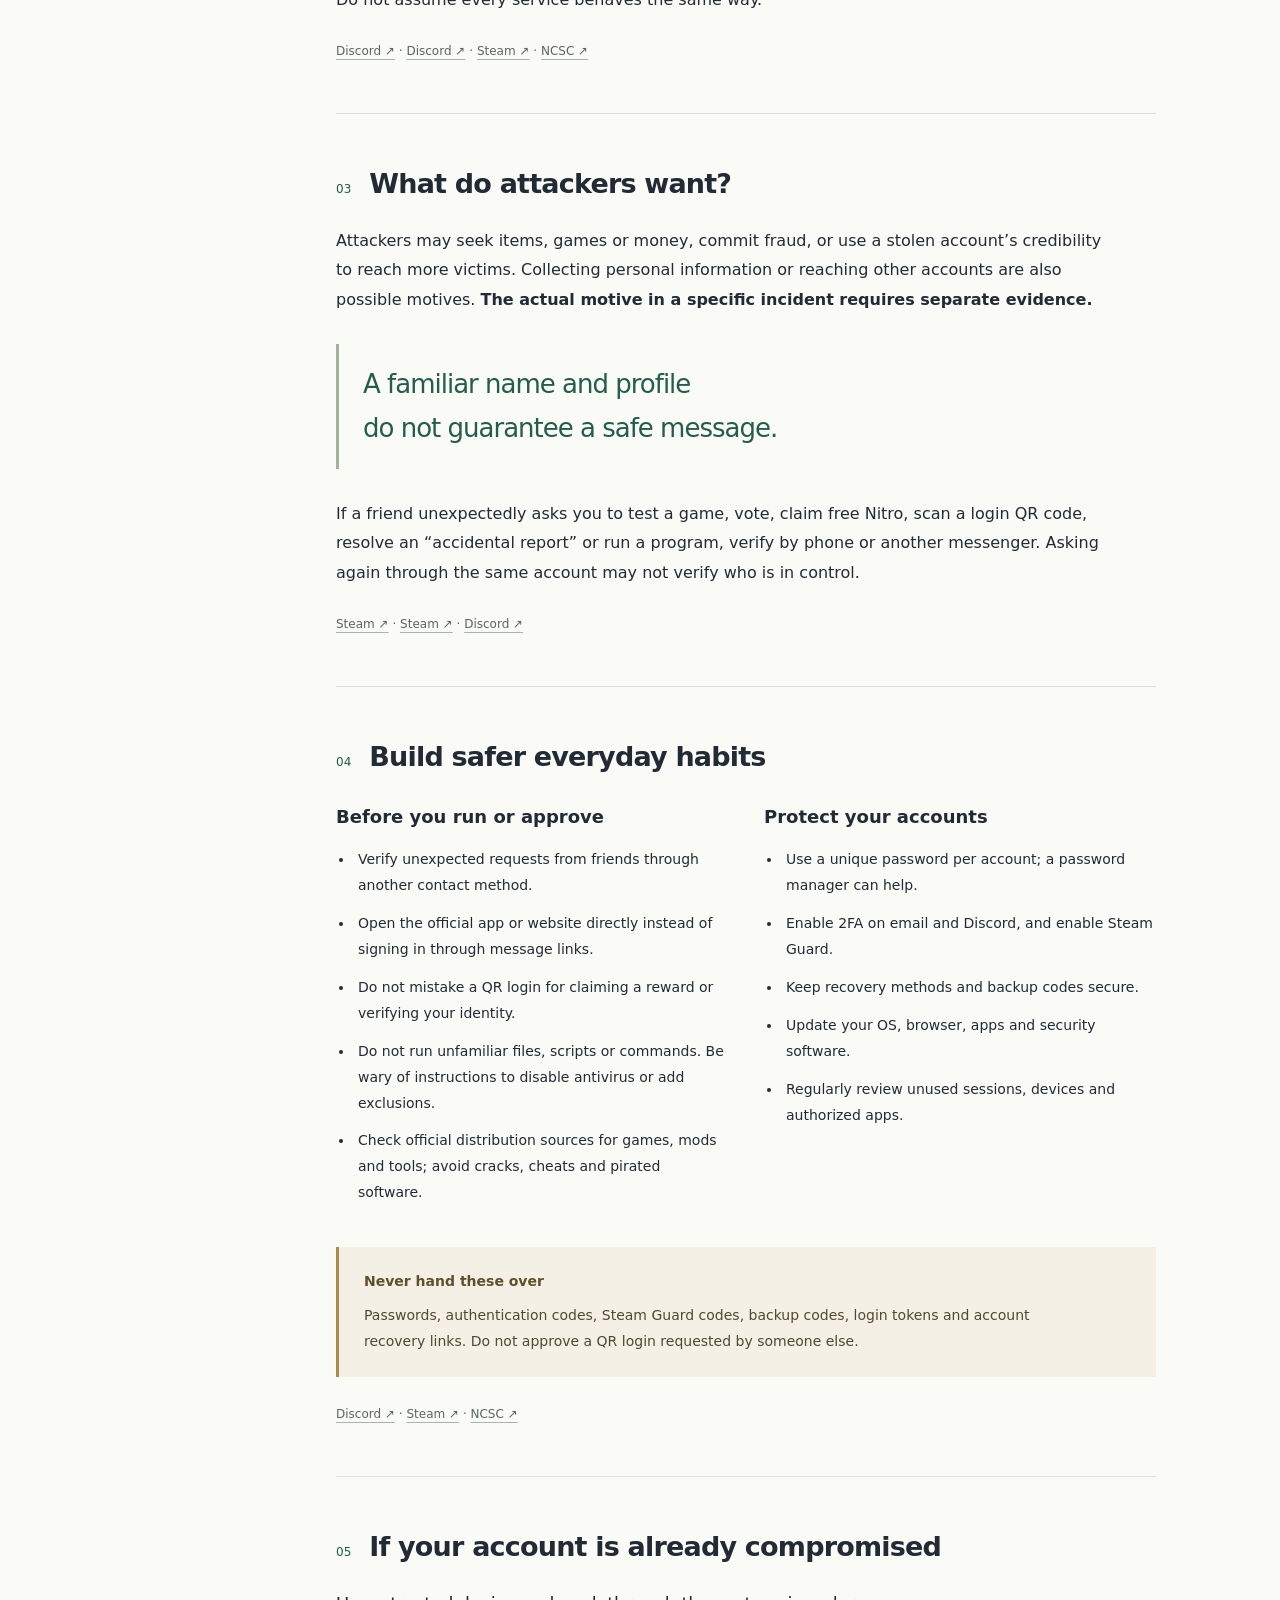
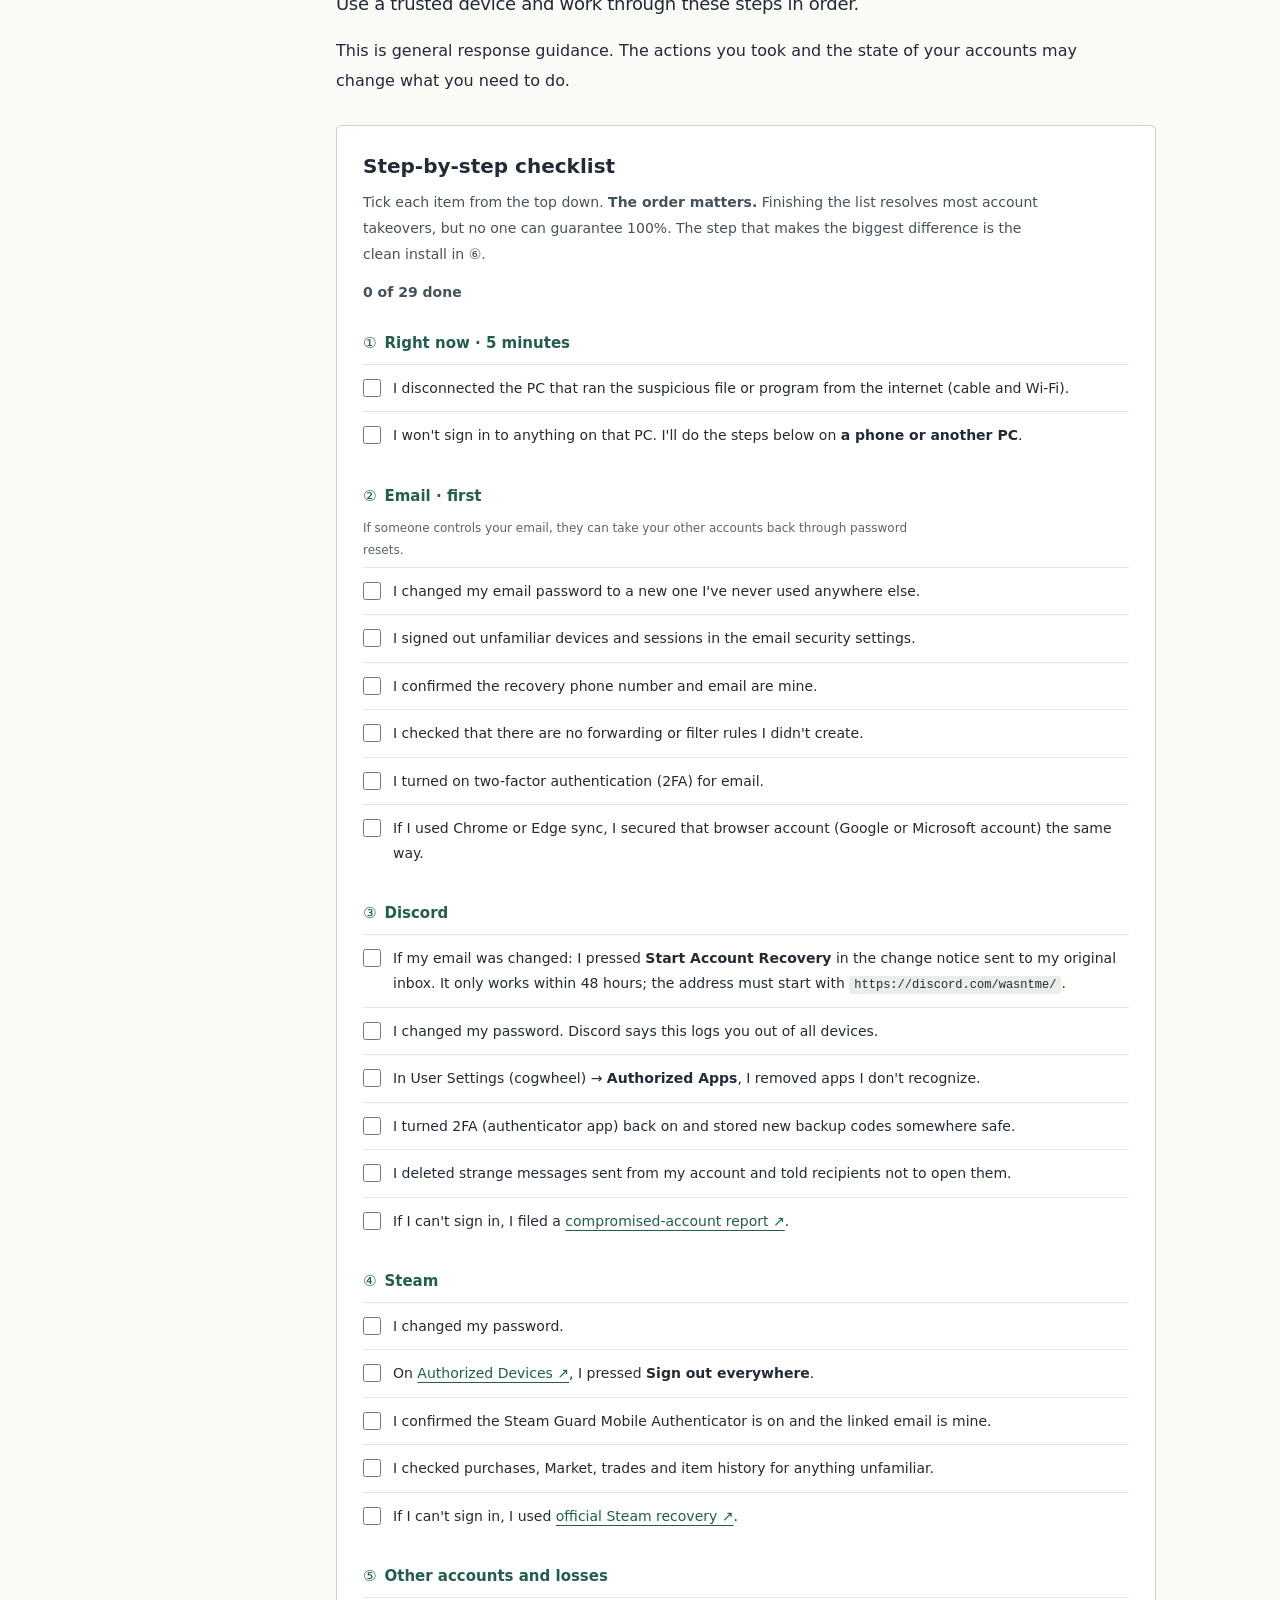
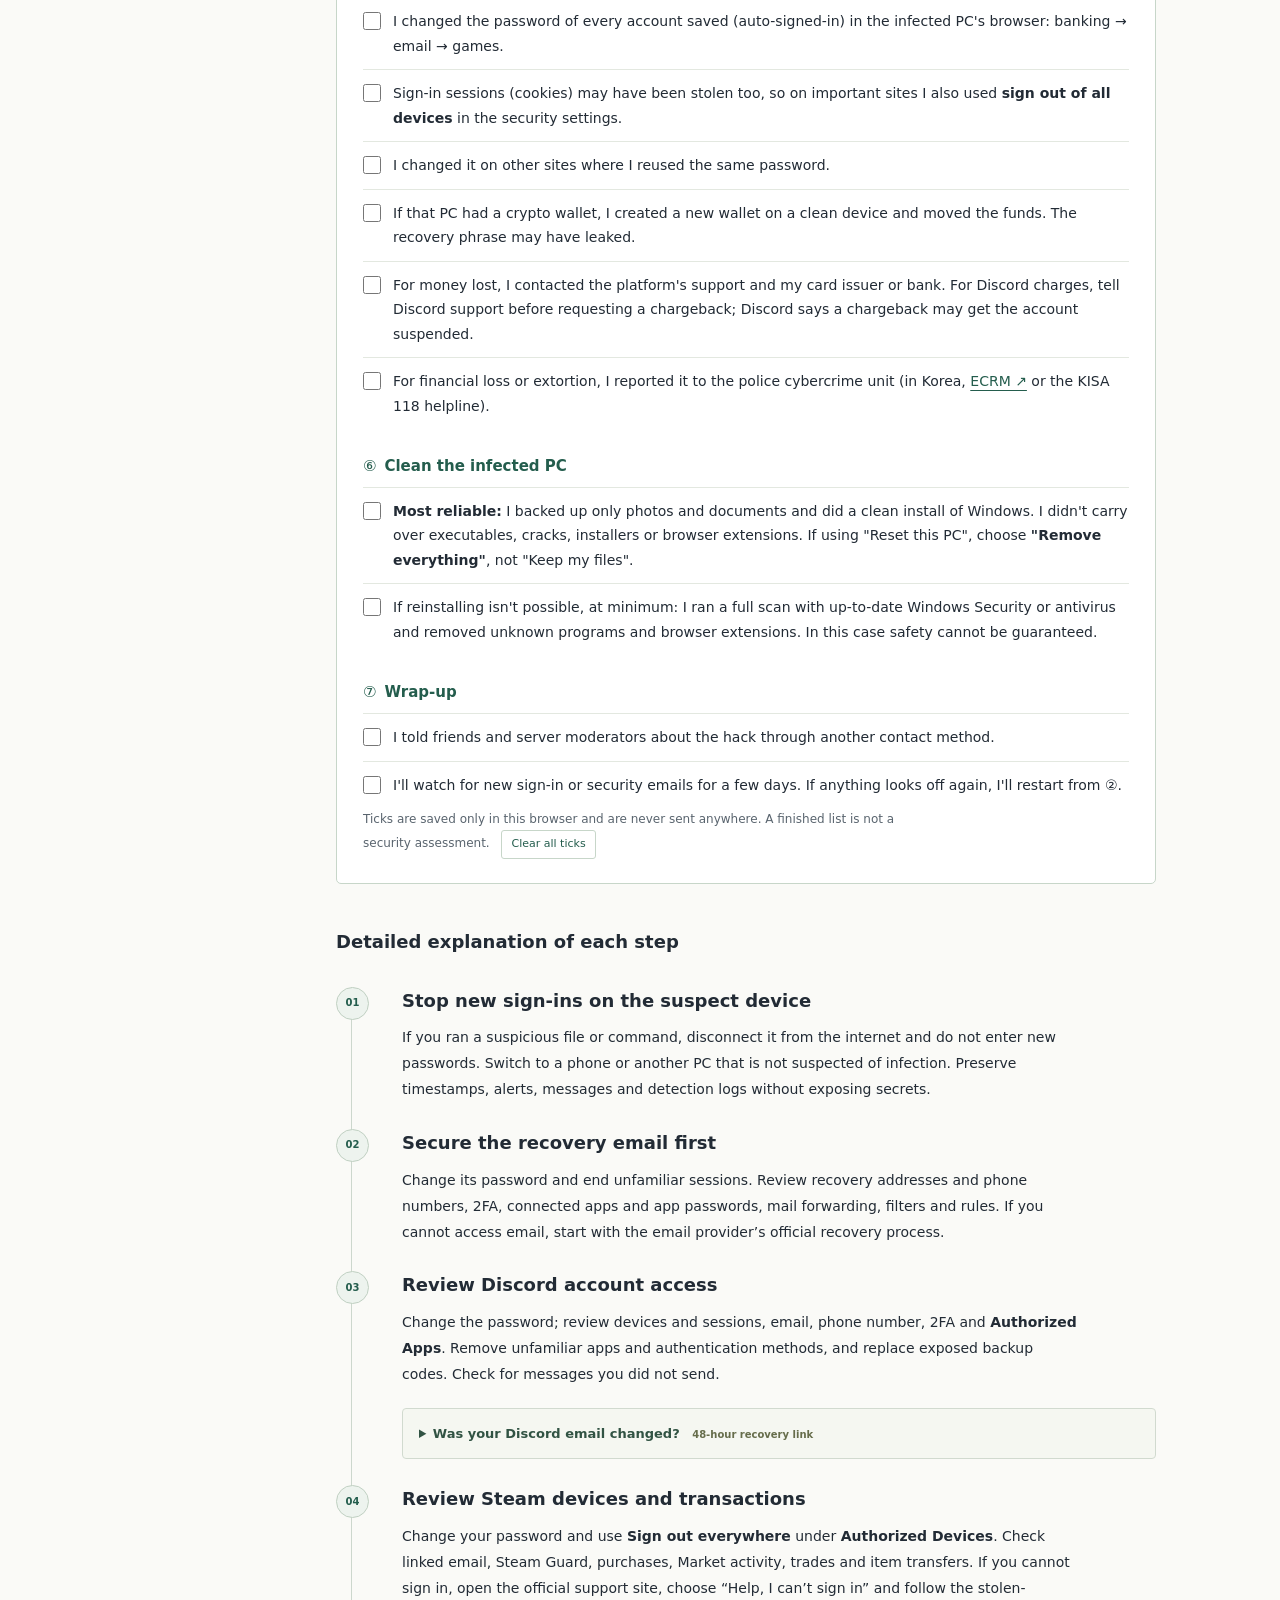
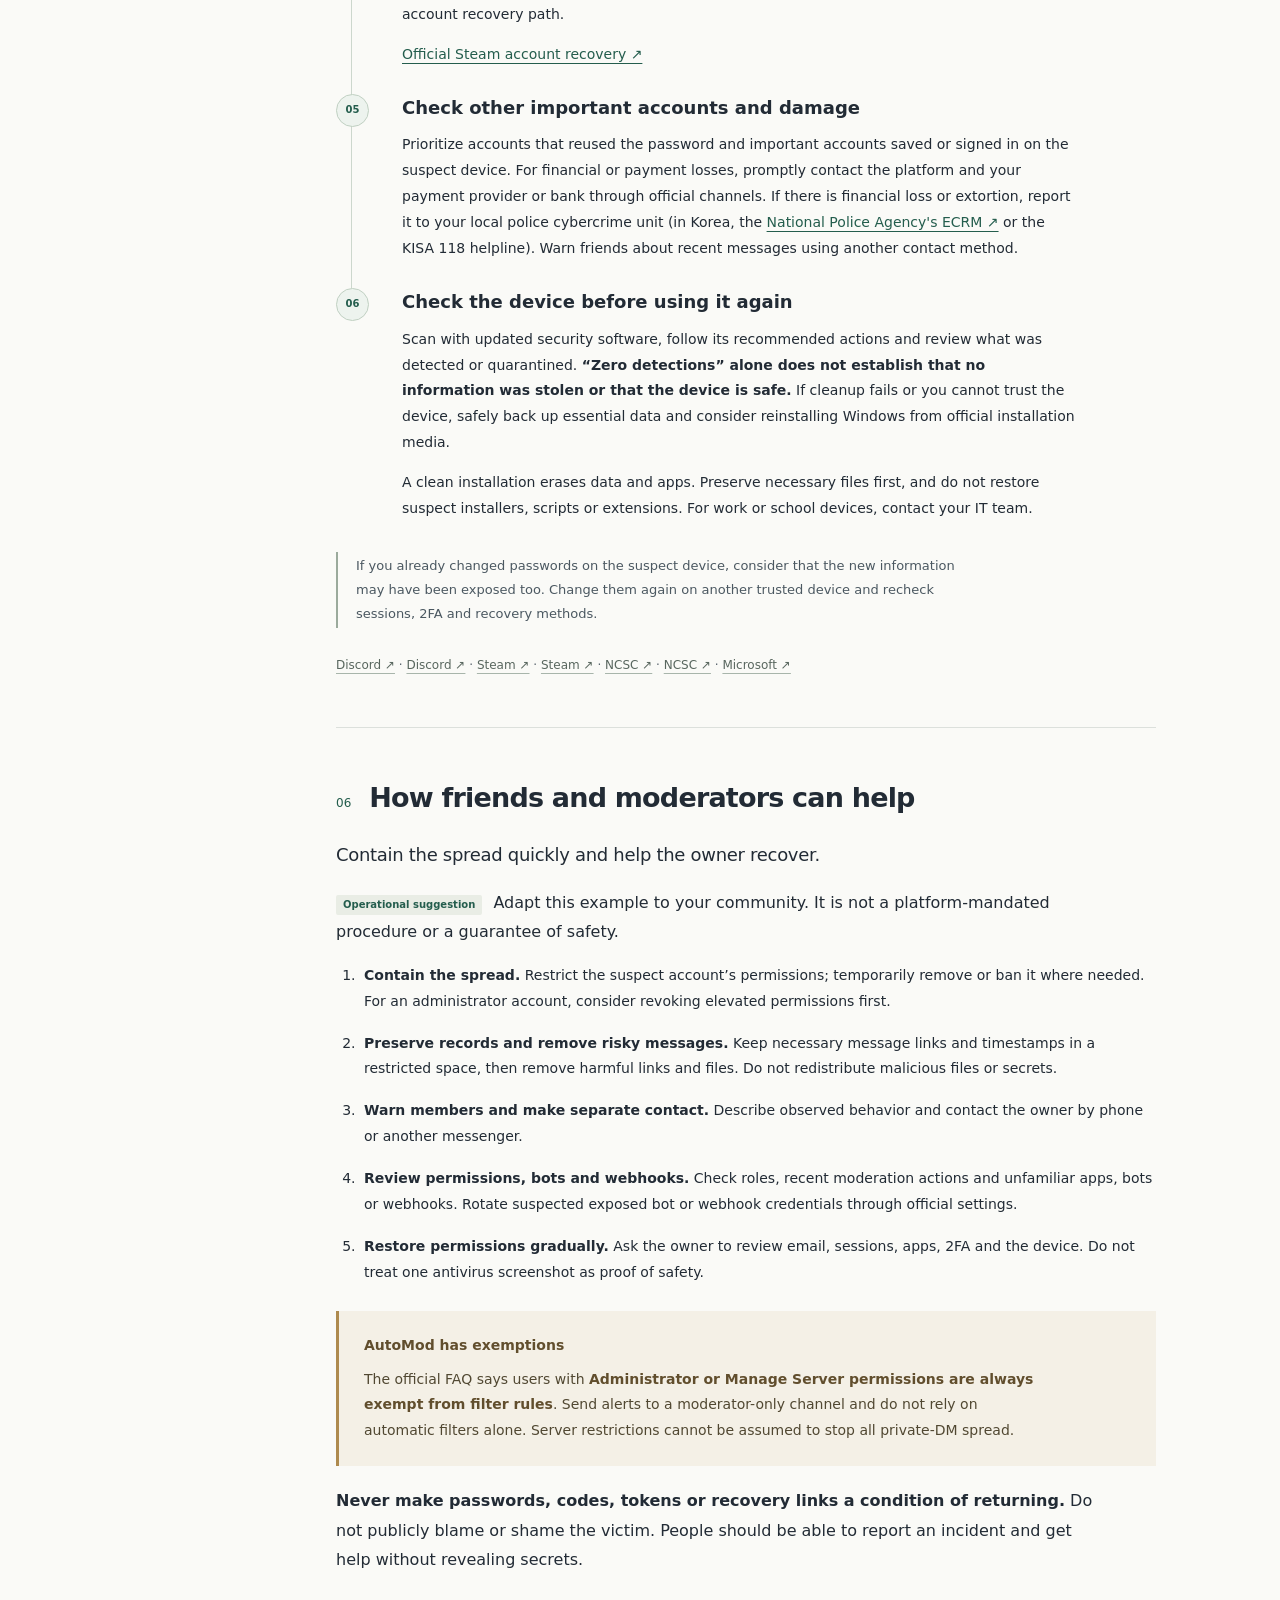
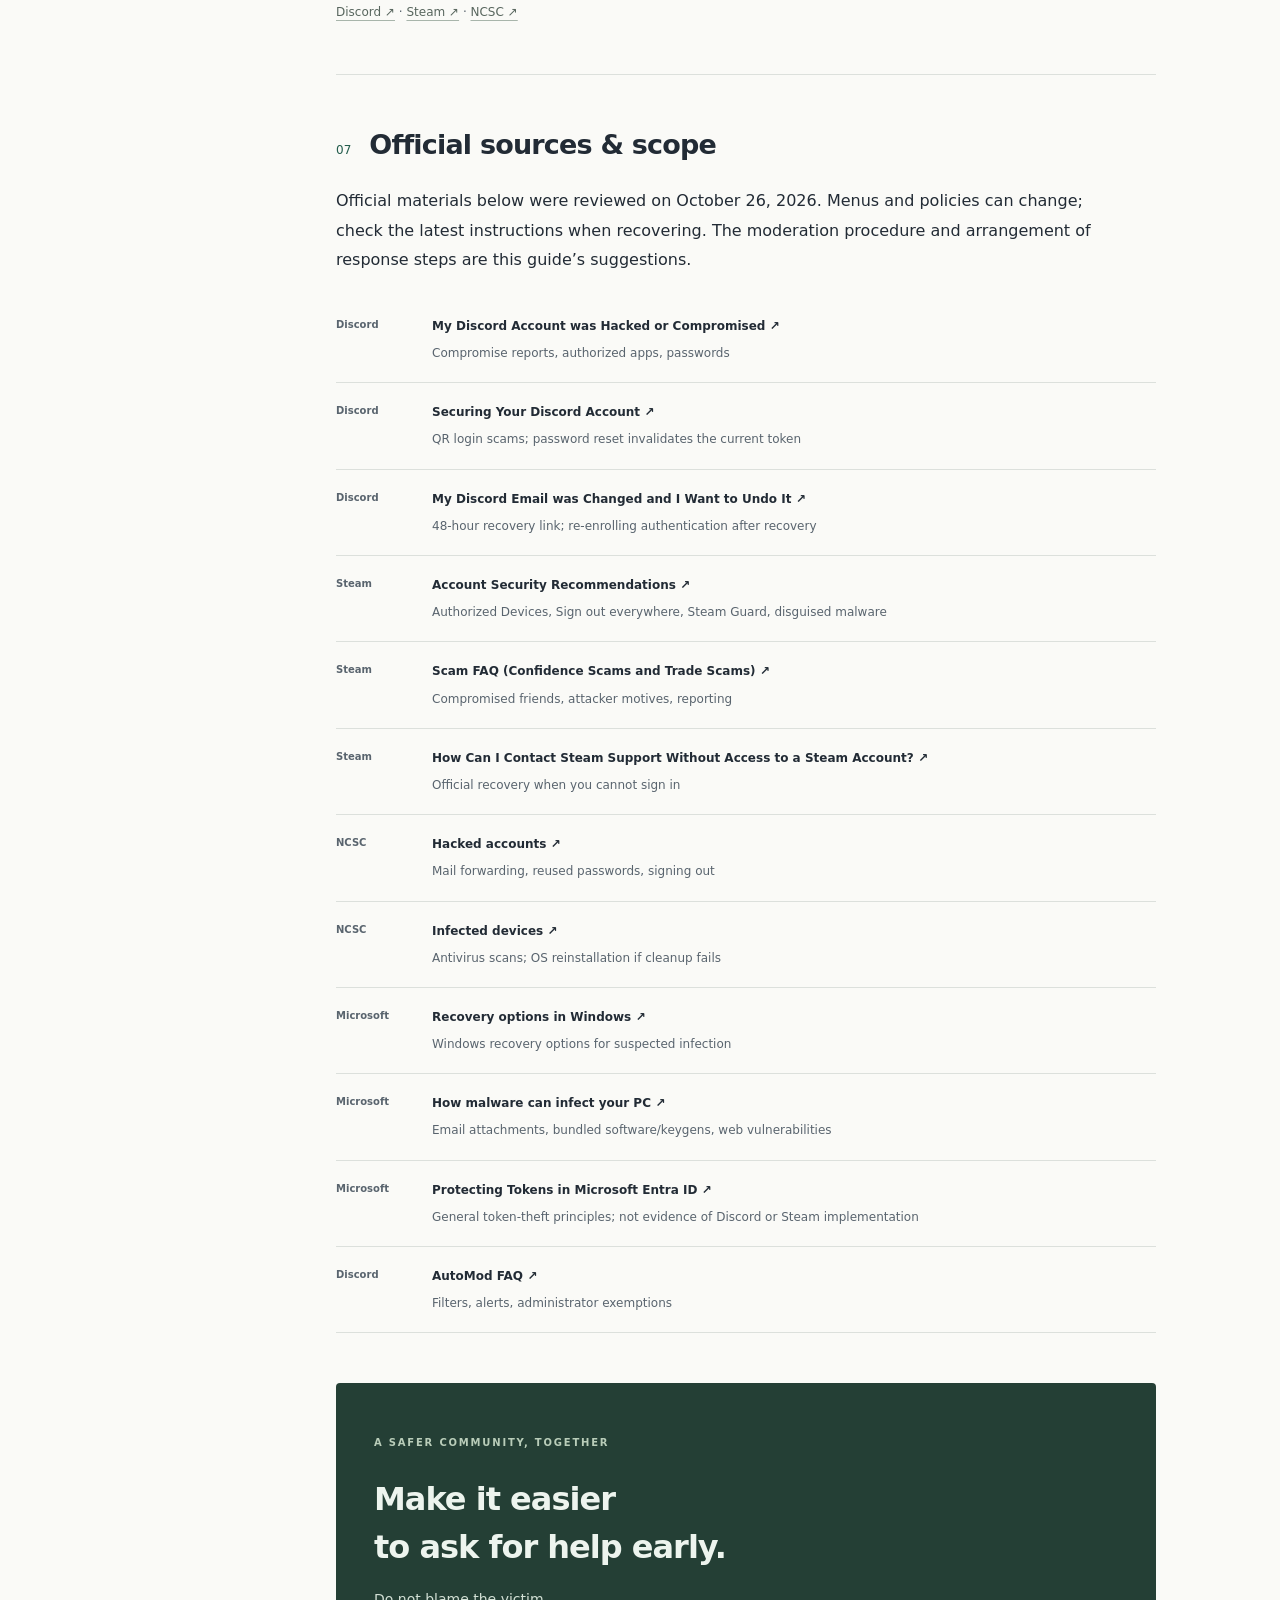
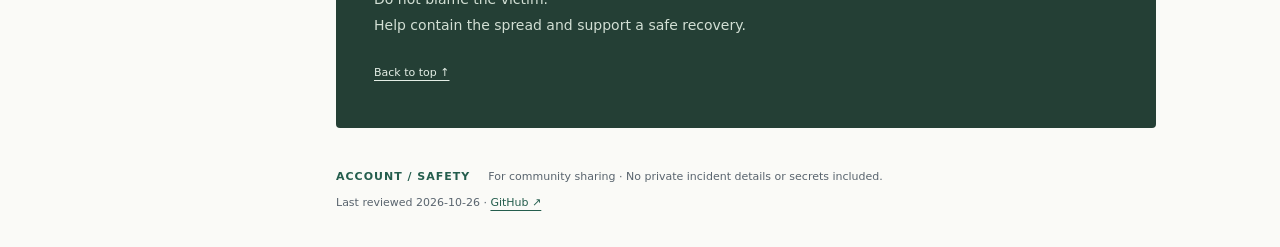
<file: en.html>
<!doctype html>
<html lang="en"><head><meta charset="utf-8"><meta name="viewport" content="width=device-width, initial-scale=1"><title>Discord & Steam Account Takeover Guide</title><meta name="description" content="Understand account takeovers, prevent repeat incidents, recover accounts and devices, and help your community. A guide grounded in official sources."><meta name="color-scheme" content="light"><meta name="referrer" content="strict-origin-when-cross-origin"><meta property="og:type" content="website"><meta property="og:title" content="Discord & Steam Account Takeover Guide"><meta property="og:description" content="Understand account takeovers, prevent repeat incidents, recover accounts and devices, and help your community. A guide grounded in official sources."><link rel="icon" href="assets/shield.svg" type="image/svg+xml"><link rel="stylesheet" href="assets/style.css?v=5"><link rel="alternate" hreflang="ko" href="index.html"><link rel="alternate" hreflang="en" href="en.html"><script src="assets/site.js?v=5" defer></script></head>
<body id="top"><a class="skip-link" href="#content">Skip to content</a>
<header class="topbar"><div class="topbar-inner"><a class="brand" href="en.html"><img src="assets/shield.svg" width="28" height="32" alt=""><span>ACCOUNT / SAFETY<span class="brand-sub">A community security guide</span></span></a><nav class="language" aria-label="Choose language"><a href="index.html" lang="ko" hreflang="ko" >한국어</a><a href="en.html" lang="en" hreflang="en" aria-current="page">English</a></nav></div></header>
<div class="page-layout"><aside class="sidebar"><p class="nav-title">IN THIS GUIDE</p><nav aria-label="Table of contents"><a href="#mechanism"><span>01</span>How attacks work</a><a href="#repeat"><span>02</span>Repeat takeovers</a><a href="#motives"><span>03</span>Attacker motives</a><a href="#prevention"><span>04</span>Prevention</a><a href="#recovery"><span>05</span>Recovery</a><a href="#moderators"><span>06</span>For moderators</a><a href="#sources"><span>07</span>Official sources</a></nav><div class="sidebar-note"><span class="status-dot"></span>Sources reviewed<time datetime="2026-10-26">2026-10-26</time><p>General response guidance,<br>not an incident diagnosis.</p></div></aside>
<main id="content"><div class="hero"><p class="eyebrow">DISCORD & STEAM · ACCOUNT SECURITY</p><h1>Protect your account.<br><em>Know how to recover.</em></h1><p class="hero-lead">From checking a friend’s unexpected message<br class="desktop-break"> to recovering your accounts and devices.</p><p class="hero-context">Attack methods · repeat incidents · prevention · recovery · moderation</p><div class="hero-actions"><a class="button primary" href="#recovery">Need to recover now? <span aria-hidden="true">↗</span></a><a class="text-link" href="#mechanism">Understand the attack <span aria-hidden="true">↓</span></a></div></div>
<aside class="start-here" aria-label="First response"><div class="start-label">START HERE</div><ol><li><span>01</span>Trusted device</li><li><span>02</span>Secure email</li><li><span>03</span>Reclaim access</li></ol><p>If you ran a suspicious file or command, do not enter new passwords on that device. <a href="#checklist">Jump to the step-by-step checklist ↓</a></p></aside>
<div class="scope-note"><strong>Before you read</strong><p>This guide separates documented principles from possible explanations. It does not diagnose a victim’s malware, entry point or attacker motive. It is not an official notice from Discord, Valve or Microsoft.</p></div>
<aside class="author-note" aria-labelledby="author-note-title"><h2 id="author-note-title">How this guide was written & its limits</h2><p>This community reference was researched, organized and edited with AI assistance. The author has basic IT and security knowledge but is not a security professional. Explanations or translations may contain errors or omissions. When recovering an account, prioritize the latest official guidance linked here. If you are unsure, seek help from the service’s support team or a security professional.</p></aside>
<details class="recovery-detail glossary"><summary>Confusing terms? <span>Plain-language glossary</span></summary><div><dl class="glossary-list"><div><dt>Session / token</dt><dd>A pass a service keeps after you sign in so it remembers you're already logged in. If it's stolen, someone can get into your account without your password.</dd></div><div><dt>Cookie</dt><dd>A small file your browser keeps for each site, often holding your sign-in session.</dd></div><div><dt>2FA (two-factor authentication)</dt><dd>A second check on top of your password, such as a code from an authenticator app on your phone.</dd></div><div><dt>Information stealer</dt><dd>Malware that hides on a PC and quietly copies saved passwords, cookies and tokens.</dd></div><div><dt>Phishing</dt><dd>A trick that uses fake sites or messages to get you to type your password or approve a sign-in.</dd></div><div><dt>Clean install</dt><dd>Fully wiping the PC and installing Windows fresh. It's the most reliable way to remove hidden malware.</dd></div></dl></div></details>
<section id="mechanism" aria-labelledby="title-mechanism"><div class="section-heading"><span>01</span><h2 id="title-mechanism">How does an account takeover happen?</h2></div>
<p class="section-lead">Account takeover describes the <strong>result</strong>—someone else gaining control of your account—not one particular attack.</p>
<dl class="definitions">
<div><dt>Phishing & impersonation</dt><dd>A link in email, a text message or a messenger may lead to a fake sign-in page. Someone posing as an organization, service or person you know may also trick you into approving access.</dd></div>
<div><dt>Information-stealing malware</dt><dd>Pirated software, cracks, keygens, cheats, modified installers or email attachments may contain malware. Running them can expose passwords, cookies or tokens. Steam also warns about malware disguised as fake game demos or betas and as mod or inventory managers. Some malware can evade antivirus detection or remove itself after doing its job.</dd></div>
<div><dt>Session & login approval abuse</dt><dd>An attacker may steal information that represents an authenticated session, or trick you into approving their QR-code login.</dd></div>
<div><dt>Email & reused passwords</dt><dd>An attacker may control your recovery email to reset passwords, or try a password leaked from another service.</dd></div>
</dl>
<figure class="entry-paths"><figcaption>Examples of entry routes · not a frequency ranking or an incident diagnosis</figcaption><dl><div><dt>Pirated software, cracks & keygens</dt><dd>Run software containing malware<span>→ Possible device infection and information theft</span></dd></div><div><dt>Phishing links in email, texts & messengers</dt><dd>Enter a password on a fake page or approve a login<span>→ Account takeover can occur without device infection</span></dd></div><div><dt>Email attachments & fake download pages</dt><dd>Run a harmful attachment, installer or script<span>→ Possible device infection and information theft</span></dd></div></dl></figure>
<h3>Can this happen with 2FA enabled?</h3>
<p>Two-factor authentication still matters. Depending on the service’s security policies and session state, a stolen valid session may allow access without a new login. QR login scams trick you into approving the attacker’s login. <strong>2FA does not clean an infected device.</strong></p>
<p class="note">Opening a link alone does not establish that a device is infected. Distinguish what was downloaded, run, entered or approved. However, a webpage can also exploit vulnerabilities in a browser or other software, so not running a file does not guarantee safety. An account takeover alone also does not establish that the service’s servers were breached.</p>
<p class="references"><a href="#source-infection-routes">Microsoft ↗</a> · <a href="#source-discord">Discord ↗</a> · <a href="#source-discord-security">Discord ↗</a> · <a href="#source-tokens">Microsoft ↗</a> · <a href="#source-steam">Steam ↗</a> · <a href="#source-ncsc">NCSC ↗</a></p></section><section id="repeat" aria-labelledby="title-repeat"><div class="section-heading"><span>02</span><h2 id="title-repeat">Why can it happen again?</h2></div>
<p class="section-lead">A second takeover does not automatically mean a second malware infection.</p>
<p>These are <strong>possible explanations</strong>. Login records, security alerts or detection logs are needed to determine which applies.</p>
<ul><li>The original infected device steals the new password or session.</li><li>Existing sessions or app permissions remain, depending on the service.</li><li>The attacker still controls the recovery email or recovery methods.</li><li>The same password is used elsewhere.</li><li>A new phishing, file or QR login attack occurs.</li></ul>
<div class="principle"><strong>Recover the account + check the device</strong><p>Removing malware does not retrieve information already stolen. Changing a password does not clean an infected device.</p></div>
<p>Discord says changing your password invalidates your current account token and logs you out of all devices. Still review email, authorized apps, recovery methods and the device separately. Do not assume every service behaves the same way.</p>
<p class="references"><a href="#source-discord-security">Discord ↗</a> · <a href="#source-discord">Discord ↗</a> · <a href="#source-steam">Steam ↗</a> · <a href="#source-ncsc">NCSC ↗</a></p></section><section id="motives" aria-labelledby="title-motives"><div class="section-heading"><span>03</span><h2 id="title-motives">What do attackers want?</h2></div>
<p>Attackers may seek items, games or money, commit fraud, or use a stolen account’s credibility to reach more victims. Collecting personal information or reaching other accounts are also possible motives. <strong>The actual motive in a specific incident requires separate evidence.</strong></p>
<blockquote>A familiar name and profile<br>do not guarantee a safe message.</blockquote>
<p>If a friend unexpectedly asks you to test a game, vote, claim free Nitro, scan a login QR code, resolve an “accidental report” or run a program, verify by phone or another messenger. Asking again through the same account may not verify who is in control.</p>
<p class="references"><a href="#source-steam-scams">Steam ↗</a> · <a href="#source-steam">Steam ↗</a> · <a href="#source-discord">Discord ↗</a></p></section><section id="prevention" aria-labelledby="title-prevention"><div class="section-heading"><span>04</span><h2 id="title-prevention">Build safer everyday habits</h2></div>
<div class="two-column"><div><h3>Before you run or approve</h3><ul><li>Verify unexpected requests from friends through another contact method.</li><li>Open the official app or website directly instead of signing in through message links.</li><li>Do not mistake a QR login for claiming a reward or verifying your identity.</li><li>Do not run unfamiliar files, scripts or commands. Be wary of instructions to disable antivirus or add exclusions.</li><li>Check official distribution sources for games, mods and tools; avoid cracks, cheats and pirated software.</li></ul></div>
<div><h3>Protect your accounts</h3><ul><li>Use a unique password per account; a password manager can help.</li><li>Enable 2FA on email and Discord, and enable Steam Guard.</li><li>Keep recovery methods and backup codes secure.</li><li>Update your OS, browser, apps and security software.</li><li>Regularly review unused sessions, devices and authorized apps.</li></ul></div></div>
<aside class="warning"><strong>Never hand these over</strong><p>Passwords, authentication codes, Steam Guard codes, backup codes, login tokens and account recovery links. Do not approve a QR login requested by someone else.</p></aside>
<p class="references"><a href="#source-discord-security">Discord ↗</a> · <a href="#source-steam">Steam ↗</a> · <a href="#source-ncsc">NCSC ↗</a></p></section><section id="recovery" aria-labelledby="title-recovery"><div class="section-heading"><span>05</span><h2 id="title-recovery">If your account is already compromised</h2></div>
<p class="section-lead">Use a trusted device and work through these steps in order.</p>
<p>This is general response guidance. The actions you took and the state of your accounts may change what you need to do.</p>
<div class="followlist" id="checklist"><div class="followlist-head"><h3>Step-by-step checklist</h3><p>Tick each item from the top down. <strong>The order matters.</strong> Finishing the list resolves most account takeovers, but no one can guarantee 100%. The step that makes the biggest difference is the clean install in ⑥.</p><p class="followlist-progress" aria-live="polite" hidden></p></div>
<fieldset><legend><span>①</span>Right now · 5 minutes</legend><label><input type="checkbox"> I disconnected the PC that ran the suspicious file or program from the internet (cable and Wi-Fi).</label><label><input type="checkbox"> I won't sign in to anything on that PC. I'll do the steps below on <strong>a phone or another PC</strong>.</label></fieldset>
<fieldset><legend><span>②</span>Email · first</legend><p class="small">If someone controls your email, they can take your other accounts back through password resets.</p><label><input type="checkbox"> I changed my email password to a new one I've never used anywhere else.</label><label><input type="checkbox"> I signed out unfamiliar devices and sessions in the email security settings.</label><label><input type="checkbox"> I confirmed the recovery phone number and email are mine.</label><label><input type="checkbox"> I checked that there are no forwarding or filter rules I didn't create.</label><label><input type="checkbox"> I turned on two-factor authentication (2FA) for email.</label><label><input type="checkbox"> If I used Chrome or Edge sync, I secured that browser account (Google or Microsoft account) the same way.</label></fieldset>
<fieldset><legend><span>③</span>Discord</legend><label><input type="checkbox"> If my email was changed: I pressed <strong>Start Account Recovery</strong> in the change notice sent to my original inbox. It only works within 48 hours; the address must start with <code>https://discord.com/wasntme/</code>.</label><label><input type="checkbox"> I changed my password. Discord says this logs you out of all devices.</label><label><input type="checkbox"> In User Settings (cogwheel) → <strong>Authorized Apps</strong>, I removed apps I don't recognize.</label><label><input type="checkbox"> I turned 2FA (authenticator app) back on and stored new backup codes somewhere safe.</label><label><input type="checkbox"> I deleted strange messages sent from my account and told recipients not to open them.</label><label><input type="checkbox"> If I can't sign in, I filed a <a href="https://dis.gd/hackedaccount">compromised-account report ↗</a>.</label></fieldset>
<fieldset><legend><span>④</span>Steam</legend><label><input type="checkbox"> I changed my password.</label><label><input type="checkbox"> On <a href="https://store.steampowered.com/account/authorizeddevices">Authorized Devices ↗</a>, I pressed <strong>Sign out everywhere</strong>.</label><label><input type="checkbox"> I confirmed the Steam Guard Mobile Authenticator is on and the linked email is mine.</label><label><input type="checkbox"> I checked purchases, Market, trades and item history for anything unfamiliar.</label><label><input type="checkbox"> If I can't sign in, I used <a href="https://help.steampowered.com/en/wizard/HelpWithLogin">official Steam recovery ↗</a>.</label></fieldset>
<fieldset><legend><span>⑤</span>Other accounts and losses</legend><label><input type="checkbox"> I changed the password of every account saved (auto-signed-in) in the infected PC's browser: banking → email → games.</label><label><input type="checkbox"> Sign-in sessions (cookies) may have been stolen too, so on important sites I also used <strong>sign out of all devices</strong> in the security settings.</label><label><input type="checkbox"> I changed it on other sites where I reused the same password.</label><label><input type="checkbox"> If that PC had a crypto wallet, I created a new wallet on a clean device and moved the funds. The recovery phrase may have leaked.</label><label><input type="checkbox"> For money lost, I contacted the platform's support and my card issuer or bank. For Discord charges, tell Discord support before requesting a chargeback; Discord says a chargeback may get the account suspended.</label><label><input type="checkbox"> For financial loss or extortion, I reported it to the police cybercrime unit (in Korea, <a href="https://ecrm.police.go.kr/">ECRM ↗</a> or the KISA 118 helpline).</label></fieldset>
<fieldset><legend><span>⑥</span>Clean the infected PC</legend><label><input type="checkbox"> <strong>Most reliable:</strong> I backed up only photos and documents and did a clean install of Windows. I didn't carry over executables, cracks, installers or browser extensions. If using "Reset this PC", choose <strong>"Remove everything"</strong>, not "Keep my files".</label><label><input type="checkbox"> If reinstalling isn't possible, at minimum: I ran a full scan with up-to-date Windows Security or antivirus and removed unknown programs and browser extensions. In this case safety cannot be guaranteed.</label></fieldset>
<fieldset><legend><span>⑦</span>Wrap-up</legend><label><input type="checkbox"> I told friends and server moderators about the hack through another contact method.</label><label><input type="checkbox"> I'll watch for new sign-in or security emails for a few days. If anything looks off again, I'll restart from ②.</label></fieldset>
<p class="small followlist-foot">Ticks are saved only in this browser and are never sent anywhere. A finished list is not a security assessment. <button type="button" class="followlist-reset" hidden>Clear all ticks</button></p></div>
<h3 class="steps-title">Detailed explanation of each step</h3>
<ol class="recovery-steps">
<li><div><h3>Stop new sign-ins on the suspect device</h3><p>If you ran a suspicious file or command, disconnect it from the internet and do not enter new passwords. Switch to a phone or another PC that is not suspected of infection. Preserve timestamps, alerts, messages and detection logs without exposing secrets.</p></div></li>
<li><div><h3>Secure the recovery email first</h3><p>Change its password and end unfamiliar sessions. Review recovery addresses and phone numbers, 2FA, connected apps and app passwords, mail forwarding, filters and rules. If you cannot access email, start with the email provider’s official recovery process.</p></div></li>
<li><div><h3>Review Discord account access</h3><p>Change the password; review devices and sessions, email, phone number, 2FA and <strong>Authorized Apps</strong>. Remove unfamiliar apps and authentication methods, and replace exposed backup codes. Check for messages you did not send.</p>
<details class="recovery-detail"><summary>Was your Discord email changed? <span>48-hour recovery link</span></summary><div><p>Immediately check the change notification sent to your previous email address. Discord says the recovery link is valid for <strong>48 hours</strong> and starts with <code>https://discord.com/wasntme/</code>. Verify that the actual hostname is exactly <code>discord.com</code>. Never share the link.</p><p>This process restores email, changes the password and signs out all devices, and also removes phone numbers and MFA methods. <strong>Re-add your phone number and 2FA afterward.</strong> Discord says support cannot reissue an expired link. If it is missing or fails, use the official compromised-account report.</p><p><a href="https://support.discord.com/hc/en-us/articles/27299669812375-My-Discord-Email-was-Changed-and-I-Want-to-Undo-It">Official email recovery guide ↗</a> · <a href="https://dis.gd/hackedaccount">Report a compromised Discord account ↗</a></p></div></details></div></li>
<li><div><h3>Review Steam devices and transactions</h3><p>Change your password and use <strong>Sign out everywhere</strong> under <strong>Authorized Devices</strong>. Check linked email, Steam Guard, purchases, Market activity, trades and item transfers. If you cannot sign in, open the official support site, choose “Help, I can’t sign in” and follow the stolen-account recovery path.</p><p><a href="https://help.steampowered.com/en/wizard/HelpWithLogin">Official Steam account recovery ↗</a></p></div></li>
<li><div><h3>Check other important accounts and damage</h3><p>Prioritize accounts that reused the password and important accounts saved or signed in on the suspect device. For financial or payment losses, promptly contact the platform and your payment provider or bank through official channels. If there is financial loss or extortion, report it to your local police cybercrime unit (in Korea, the <a href="https://ecrm.police.go.kr/">National Police Agency's ECRM ↗</a> or the KISA 118 helpline). Warn friends about recent messages using another contact method.</p></div></li>
<li><div><h3>Check the device before using it again</h3><p>Scan with updated security software, follow its recommended actions and review what was detected or quarantined. <strong>“Zero detections” alone does not establish that no information was stolen or that the device is safe.</strong> If cleanup fails or you cannot trust the device, safely back up essential data and consider reinstalling Windows from official installation media.</p><p>A clean installation erases data and apps. Preserve necessary files first, and do not restore suspect installers, scripts or extensions. For work or school devices, contact your IT team.</p></div></li>
</ol>
<p class="note">If you already changed passwords on the suspect device, consider that the new information may have been exposed too. Change them again on another trusted device and recheck sessions, 2FA and recovery methods.</p>
<p class="references"><a href="#source-discord">Discord ↗</a> · <a href="#source-email-recovery">Discord ↗</a> · <a href="#source-steam">Steam ↗</a> · <a href="#source-steam-recovery">Steam ↗</a> · <a href="#source-ncsc">NCSC ↗</a> · <a href="#source-device">NCSC ↗</a> · <a href="#source-windows">Microsoft ↗</a></p></section><section id="moderators" aria-labelledby="title-moderators"><div class="section-heading"><span>06</span><h2 id="title-moderators">How friends and moderators can help</h2></div>
<p class="section-lead">Contain the spread quickly and help the owner recover.</p>
<p><span class="tag">Operational suggestion</span> Adapt this example to your community. It is not a platform-mandated procedure or a guarantee of safety.</p>
<ol class="plain-steps"><li><strong>Contain the spread.</strong> Restrict the suspect account’s permissions; temporarily remove or ban it where needed. For an administrator account, consider revoking elevated permissions first.</li><li><strong>Preserve records and remove risky messages.</strong> Keep necessary message links and timestamps in a restricted space, then remove harmful links and files. Do not redistribute malicious files or secrets.</li><li><strong>Warn members and make separate contact.</strong> Describe observed behavior and contact the owner by phone or another messenger.</li><li><strong>Review permissions, bots and webhooks.</strong> Check roles, recent moderation actions and unfamiliar apps, bots or webhooks. Rotate suspected exposed bot or webhook credentials through official settings.</li><li><strong>Restore permissions gradually.</strong> Ask the owner to review email, sessions, apps, 2FA and the device. Do not treat one antivirus screenshot as proof of safety.</li></ol>
<aside class="warning"><strong>AutoMod has exemptions</strong><p>The official FAQ says users with <strong>Administrator or Manage Server permissions are always exempt from filter rules</strong>. Send alerts to a moderator-only channel and do not rely on automatic filters alone. Server restrictions cannot be assumed to stop all private-DM spread.</p></aside>
<p><strong>Never make passwords, codes, tokens or recovery links a condition of returning.</strong> Do not publicly blame or shame the victim. People should be able to report an incident and get help without revealing secrets.</p>
<p class="references"><a href="#source-automod">Discord ↗</a> · <a href="#source-steam-scams">Steam ↗</a> · <a href="#source-ncsc">NCSC ↗</a></p></section>
<section id="sources" aria-labelledby="title-sources"><div class="section-heading"><span>07</span><h2 id="title-sources">Official sources & scope</h2></div><p>Official materials below were reviewed on October 26, 2026. Menus and policies can change; check the latest instructions when recovering. The moderation procedure and arrangement of response steps are this guide’s suggestions.</p><ol class="sources"><li id="source-discord"><span class="source-org">Discord</span><a href="https://support.discord.com/hc/en-us/articles/24160905919511-My-Discord-Account-was-Hacked-or-Compromised">My Discord Account was Hacked or Compromised <span aria-hidden="true">↗</span></a><p>Compromise reports, authorized apps, passwords</p></li><li id="source-discord-security"><span class="source-org">Discord</span><a href="https://discord.com/safety/securing-your-discord-account">Securing Your Discord Account <span aria-hidden="true">↗</span></a><p>QR login scams; password reset invalidates the current token</p></li><li id="source-email-recovery"><span class="source-org">Discord</span><a href="https://support.discord.com/hc/en-us/articles/27299669812375-My-Discord-Email-was-Changed-and-I-Want-to-Undo-It">My Discord Email was Changed and I Want to Undo It <span aria-hidden="true">↗</span></a><p>48-hour recovery link; re-enrolling authentication after recovery</p></li><li id="source-steam"><span class="source-org">Steam</span><a href="https://help.steampowered.com/en/faqs/view/6639-EB3C-EC79-FF60">Account Security Recommendations <span aria-hidden="true">↗</span></a><p>Authorized Devices, Sign out everywhere, Steam Guard, disguised malware</p></li><li id="source-steam-scams"><span class="source-org">Steam</span><a href="https://help.steampowered.com/en/faqs/view/70E6-991B-233B-A37B">Scam FAQ (Confidence Scams and Trade Scams) <span aria-hidden="true">↗</span></a><p>Compromised friends, attacker motives, reporting</p></li><li id="source-steam-recovery"><span class="source-org">Steam</span><a href="https://help.steampowered.com/en/faqs/view/2E21-77C0-CED3-6CEB">How Can I Contact Steam Support Without Access to a Steam Account? <span aria-hidden="true">↗</span></a><p>Official recovery when you cannot sign in</p></li><li id="source-ncsc"><span class="source-org">NCSC</span><a href="https://www.ncsc.gov.uk/section/respond-recover/hacked-accounts">Hacked accounts <span aria-hidden="true">↗</span></a><p>Mail forwarding, reused passwords, signing out</p></li><li id="source-device"><span class="source-org">NCSC</span><a href="https://www.ncsc.gov.uk/section/respond-recover/citizen-infected-devices">Infected devices <span aria-hidden="true">↗</span></a><p>Antivirus scans; OS reinstallation if cleanup fails</p></li><li id="source-windows"><span class="source-org">Microsoft</span><a href="https://support.microsoft.com/en-US/windows/bd88ffdf-1e8e-34a0-d76f-39a71fb4ed4d">Recovery options in Windows <span aria-hidden="true">↗</span></a><p>Windows recovery options for suspected infection</p></li><li id="source-infection-routes"><span class="source-org">Microsoft</span><a href="https://support.microsoft.com/en-gb/windows/security/how-malware-can-infect-your-pc">How malware can infect your PC <span aria-hidden="true">↗</span></a><p>Email attachments, bundled software/keygens, web vulnerabilities</p></li><li id="source-tokens"><span class="source-org">Microsoft</span><a href="https://learn.microsoft.com/en-us/entra/identity/devices/protecting-tokens-microsoft-entra-id">Protecting Tokens in Microsoft Entra ID <span aria-hidden="true">↗</span></a><p>General token-theft principles; not evidence of Discord or Steam implementation</p></li><li id="source-automod"><span class="source-org">Discord</span><a href="https://support.discord.com/hc/en-us/articles/4421269296535-AutoMod-FAQ">AutoMod FAQ <span aria-hidden="true">↗</span></a><p>Filters, alerts, administrator exemptions</p></li></ol></section>
<aside class="closing"><span class="eyebrow">A SAFER COMMUNITY, TOGETHER</span><h2>Make it easier<br>to ask for help early.</h2><p>Do not blame the victim.<br>Help contain the spread and support a safe recovery.</p><a href="#top">Back to top ↑</a></aside>
<footer><span>ACCOUNT / SAFETY</span><p>For community sharing · No private incident details or secrets included.</p><p>Last reviewed 2026-10-26 · <a href="https://github.com/henry9904/discord-steam-security-guide">GitHub ↗</a></p></footer>
</main></div></body></html>
</file>
<file: assets/style.css>
@charset "UTF-8";
:root{--paper:#fafaf7;--ink:#222b35;--muted:#59646e;--line:#dce0dc;--green:#245d4d;--green-light:#edf3ee;--ochre:#785b2d;--white:#fff;--sans:system-ui,-apple-system,BlinkMacSystemFont,"Segoe UI","Malgun Gothic",sans-serif}
*{box-sizing:border-box}html{scroll-behavior:smooth;scroll-padding-top:110px}body{margin:0;background:var(--paper);color:var(--ink);font-family:var(--sans);font-size:16px;line-height:1.85;word-break:keep-all;overflow-wrap:anywhere}a{color:var(--green);text-underline-offset:4px}a:hover{text-decoration-thickness:2px}button,input,summary,a{-webkit-tap-highlight-color:transparent}a:focus-visible,summary:focus-visible,input:focus-visible{outline:3px solid #a65a26;outline-offset:5px;border-radius:2px}::selection{background:#d5e9db}img{max-width:100%}h1,h2,h3,p,figure,blockquote{margin:0}p+p{margin-top:14px}strong{font-weight:680}ul,ol{margin:16px 0;padding-left:24px}li{padding-left:4px}li+li{margin-top:8px}code{font-size:.86em;background:#e9eee9;padding:2px 5px;border-radius:3px;word-break:break-all}section{padding:50px 0;border-top:1px solid var(--line)}h2{font-size:27px;line-height:1.45;letter-spacing:-.8px;font-weight:700}h3{font-size:18px;line-height:1.6;margin:28px 0 10px}p{max-width:76ch}.skip-link{position:fixed;top:-100px;left:16px;z-index:10;background:var(--ink);color:white;padding:12px 20px}.skip-link:focus{top:8px}
.topbar{position:sticky;top:0;background:rgba(250,250,247,.97);border-bottom:1px solid var(--line);z-index:5}.topbar-inner{max-width:1280px;margin:auto;padding:19px 42px;display:flex;align-items:center;justify-content:space-between;gap:16px}.brand{display:flex;align-items:center;gap:12px;text-decoration:none;color:var(--ink);font-size:13px;font-weight:750;letter-spacing:1.5px;line-height:1.4}.brand-sub{display:block;font-size:11px;font-weight:450;letter-spacing:.2px;color:var(--muted);margin-top:4px}.language{display:flex;gap:3px;padding:3px;border:1px solid #cbd2cc;border-radius:6px}.language a{font-size:12px;line-height:1.4;color:var(--muted);text-decoration:none;padding:8px 13px;border-radius:3px}.language a[aria-current]{color:var(--white);background:var(--green);font-weight:650}.page-layout{max-width:1280px;margin:auto;padding:0 42px;display:grid;grid-template-columns:224px minmax(0,1fr);gap:70px}.sidebar{position:sticky;top:126px;align-self:start;padding:0 24px 0 0;margin-top:66px;border-right:1px solid var(--line)}.nav-title{font-size:11px;font-weight:700;letter-spacing:1.5px;color:var(--muted);padding:0 12px 16px}.sidebar nav{display:flex;flex-direction:column;gap:4px}.sidebar nav a{display:flex;gap:13px;padding:8px 12px;color:var(--muted);font-size:13px;text-decoration:none;border-radius:3px;line-height:1.7}.sidebar nav a span{font-size:10px;letter-spacing:.5px;color:#7e8983;align-self:center}.sidebar nav a:hover,.sidebar nav a[aria-current]{color:var(--green);background:#eaf0e9}.sidebar nav a[aria-current]{font-weight:650}.sidebar-note{font-size:10px;color:var(--muted);margin:34px 12px 0;line-height:1.7}.status-dot{display:inline-block;width:5px;height:5px;background:var(--green);border-radius:50%;margin-right:6px}.sidebar-note time{display:block;color:var(--ink);font-size:12px;font-variant-numeric:tabular-nums;margin:5px 0 14px}.sidebar-note p{font-size:11px}main{min-width:0;max-width:820px}.hero{padding:67px 0 38px}.eyebrow{color:var(--green);font-size:10px;font-weight:750;letter-spacing:1.8px;line-height:1.7}.hero h1{font-size:clamp(36px,4.15vw,57px);line-height:1.25;font-weight:720;letter-spacing:-2.6px;margin:23px 0 22px}.hero h1 em{font-style:normal;color:var(--green)}.hero-lead{font-size:18px;line-height:1.8;letter-spacing:-.4px;color:#45515b}.hero-context{font-size:12px;color:var(--muted);margin-top:19px}.hero-actions{display:flex;align-items:center;flex-wrap:wrap;gap:26px;margin-top:27px}.button{display:inline-flex;align-items:center;justify-content:space-between;gap:25px;text-decoration:none;border-radius:4px;padding:12px 19px;font-size:13px;font-weight:600}.primary{background:var(--green);color:white}.primary:hover{background:#1c4a3d}.text-link{font-size:12px;text-decoration:none}.text-link span{margin-left:12px}.start-here{padding:23px 27px 19px;border:1px solid #cedace;background:var(--green-light);border-radius:5px}.start-label{font-size:11px;color:var(--green);font-weight:700;letter-spacing:.6px}.start-here ol{padding:0;margin:10px 0;list-style:none;display:grid;grid-template-columns:repeat(3,1fr);gap:12px}.start-here li{padding:0;margin:0;font-size:15px;font-weight:650;line-height:1.6;display:flex;align-items:baseline;gap:11px}.start-here li+li{border-left:1px solid #cbd9cd;padding-left:16px}.start-here li span{font-size:10px;font-weight:500;color:var(--green)}.start-here p{font-size:12px;color:#4b6456;margin-top:14px}.scope-note{display:flex;gap:24px;padding:26px 0 34px;font-size:11px;line-height:1.9;color:var(--muted)}.scope-note strong{flex:0 0 auto;font-size:11px}.section-heading{display:flex;gap:18px;align-items:baseline;margin-bottom:22px}.section-heading>span{color:var(--green);font-size:12px;font-variant-numeric:tabular-nums}.section-lead{font-size:18px;line-height:1.8;letter-spacing:-.3px;margin-bottom:16px}.definitions{margin:22px 0 28px}.definitions>div{display:grid;grid-template-columns:154px 1fr;border-bottom:1px solid var(--line);padding:18px 0;gap:22px}.definitions dt{font-size:14px;font-weight:650}.definitions dd{margin:0;font-size:14px;color:#4b5761}.attack-flow{margin:30px 0;background:#f0f1eb;border:1px solid #e0e2da;padding:20px 24px}.attack-flow figcaption{font-size:11px;color:var(--muted)}.attack-flow ol{display:flex;gap:16px;list-style:none;margin:14px 0 0;padding:0}.attack-flow li{position:relative;font-size:12px;flex:1;padding:0 13px 0 0;line-height:1.7;margin:0}.attack-flow li:not(:last-child):after{content:'→';position:absolute;right:0;color:#67766c}.note{font-size:13px;border-left:2px solid #9baa9c;padding:2px 0 2px 18px;margin-top:24px;color:#4b5861}.references{font-size:11px;color:var(--muted);margin-top:25px;line-height:2}.references a{color:#58665e;text-decoration-color:#a8b5ab}.principle{padding:26px 28px;background:var(--green-light);margin:28px 0;color:#254b3d;border-radius:4px}.principle strong{font-size:21px;letter-spacing:-.5px}.principle p{font-size:14px;margin-top:9px}blockquote{margin:30px 0;padding:18px 0 18px 24px;border-left:3px solid #9eb29f;font-size:26px;line-height:1.7;color:var(--green);letter-spacing:-1px}.two-column{display:grid;grid-template-columns:1fr 1fr;gap:36px}.two-column h3{margin-top:4px}.two-column ul{font-size:14px;padding-left:18px}.two-column li+li{margin-top:12px}.warning{margin:25px 0 20px;padding:22px 25px;border-left:3px solid #ae8a4e;background:#f4f0e6;font-size:14px;color:#514832}.warning strong{color:#614e2d}.warning p{margin-top:8px}.recovery-steps{counter-reset:step;list-style:none;padding:0;margin:30px 0}.recovery-steps>li{position:relative;counter-increment:step;padding:0 0 26px 50px;margin:0;border-left:1px solid #ccd7cd;margin-left:15px}.recovery-steps>li:last-child{border-left-color:transparent;padding-bottom:0}.recovery-steps>li:before{content:counter(step,decimal-leading-zero);position:absolute;left:-16px;top:0;width:31px;height:31px;background:var(--green-light);border:1px solid #bfcfc1;border-radius:50%;display:grid;place-items:center;font-size:10px;font-weight:700;color:var(--green)}.recovery-steps h3{margin:0 0 10px;font-size:18px}.recovery-steps p{font-size:14px}.recovery-detail,.checklist{border:1px solid #d1dacf;border-radius:4px;margin-top:20px;background:#f5f7f1}.recovery-detail summary,.checklist summary{padding:13px 16px;font-size:13px;cursor:pointer;font-weight:650;line-height:1.8;color:#315343}.recovery-detail summary span{font-size:10px;display:inline-block;margin-left:8px;color:#666d4b}.recovery-detail>div,.checklist>div{padding:4px 18px 19px}.recovery-detail p{font-size:13px}.small{font-size:11px;color:var(--muted);margin-bottom:15px}.checklist label{display:flex;align-items:baseline;gap:10px;font-size:14px;padding:9px 0;cursor:pointer;border-top:1px solid #e0e6dc}.checklist input{accent-color:var(--green);flex:0 0 auto;width:16px;height:16px;align-self:flex-start;margin:5px 0 0}.tag{font-size:10px;font-weight:650;display:inline-block;background:#e9ede5;color:var(--green);padding:1px 7px;margin-right:6px;border-radius:2px}.plain-steps li{font-size:14px;margin-top:16px}.sources{list-style:none;margin:22px 0 0;padding:0}.sources>li{position:relative;scroll-margin-top:115px;padding:18px 0 18px 96px;border-bottom:1px solid var(--line);margin:0;font-size:12px}.source-org{position:absolute;left:0;top:19px;font-size:10px;font-weight:650;color:var(--muted)}.sources a{color:var(--ink);text-decoration:none;font-weight:600;line-height:1.7}.sources a:hover{text-decoration:underline}.sources p{font-size:11px;color:var(--muted);margin-top:5px}.closing{padding:43px 38px;margin:0 0 40px;background:#243f35;color:#edf4ee;border-radius:4px}.closing .eyebrow{color:#b9cdb9}.closing h2{font-size:32px;letter-spacing:-1px;line-height:1.5;margin:19px 0 16px}.closing p{font-size:14px;color:#d2dfd4}.closing a{display:inline-block;color:#e4eee6;font-size:11px;margin-top:24px}footer{display:flex;flex-wrap:wrap;gap:7px 18px;font-size:9px;color:var(--muted);padding-bottom:35px;line-height:1.7}footer>span{font-weight:750;letter-spacing:1px;color:var(--green)}footer p:last-child{width:100%;margin:0}
html[lang=en] body{word-break:normal}html[lang=en] .hero h1{font-size:clamp(34px,3.8vw,50px);letter-spacing:-1.8px}html[lang=en] .start-here li{font-size:13px}
.followlist{margin:30px 0 10px;padding:24px 26px 18px;border:1px solid #c7d6c9;border-radius:5px;background:var(--white);scroll-margin-top:110px}.followlist-head h3{margin:0 0 8px;font-size:20px}.followlist-head p{font-size:14px;color:#45515b}.followlist-progress{margin-top:12px;font-size:13px;font-weight:650;color:var(--green)}.followlist fieldset{border:0;margin:24px 0 0;padding:0;min-width:0}.followlist legend{display:flex;gap:8px;padding:0;margin-bottom:6px;font-size:15px;font-weight:700;color:var(--green)}.followlist legend span{font-weight:500}.followlist .small{margin:0 0 6px}.followlist label{display:block;position:relative;padding:11px 0 11px 30px;border-top:1px solid #e3e8e0;font-size:14px;line-height:1.75;cursor:pointer}.followlist input{accent-color:var(--green);position:absolute;left:0;top:14px;width:18px;height:18px;margin:0}.followlist label:has(input:checked){color:var(--muted);text-decoration:line-through;text-decoration-color:#a8b5ab}.followlist-foot{margin:20px 0 0}.followlist-reset{margin-left:8px;padding:3px 9px;font:inherit;font-size:11px;color:var(--green);background:none;border:1px solid #c7d6c9;border-radius:3px;cursor:pointer}.steps-title{margin-top:44px}.glossary{margin:-14px 0 34px}.glossary-list{margin:0}.glossary-list>div{padding:10px 0;border-top:1px solid #e0e6dc}.glossary-list dt{font-size:13px;font-weight:650}.glossary-list dd{margin:2px 0 0;font-size:13px;color:#4b5761}.scope-note,.scope-note strong,main .author-note p{font-size:13px}.small,.references,.sources p{font-size:12px}footer{font-size:11px}@media(max-width:760px){.followlist{padding:19px 16px 14px}.followlist label{font-size:13px}}@media print{.followlist-reset{display:none}}
.author-note{margin:0 0 34px;padding:21px 24px;background:#f0f1eb;border:1px solid #dce0d5;border-radius:4px}.author-note h2{font-size:14px;letter-spacing:0;line-height:1.6;margin-bottom:9px}.author-note p{font-size:12px;line-height:1.9;color:#4b5861}.entry-paths{margin:28px 0;padding:20px 24px;background:#f0f1eb;border:1px solid #e0e2da}.entry-paths figcaption{font-size:11px;color:var(--muted);line-height:1.8}.entry-paths dl{margin:13px 0 0}.entry-paths dl>div{display:grid;grid-template-columns:minmax(135px,.8fr) minmax(0,1.2fr);gap:22px;padding:16px 0;border-top:1px solid #d9ddd2}.entry-paths dt{font-size:13px;font-weight:650;line-height:1.8}.entry-paths dd{margin:0;font-size:12px;line-height:1.9;color:#4b5761}.entry-paths dd span{display:block;color:var(--green);margin-top:4px}.entry-paths+ h3{margin-top:28px}
@media(max-width:760px){.author-note{padding:18px 19px;margin-bottom:28px}.author-note h2{font-size:13px}.author-note p{font-size:11px}.entry-paths{padding:18px}.entry-paths figcaption{font-size:10px}.entry-paths dl>div{display:block;padding:14px 0}.entry-paths dt{font-size:12px;margin-bottom:6px}.entry-paths dd{font-size:12px}}
@media print{.entry-paths,.author-note{break-inside:avoid}}
@media(min-width:1500px){.page-layout{gap:90px}}
@media(max-width:1000px){.page-layout{grid-template-columns:174px minmax(0,1fr);gap:36px;padding:0 30px}.topbar-inner{padding:16px 30px}.sidebar{padding-right:12px}.sidebar nav a{font-size:12px;gap:10px;padding:8px}.hero h1{letter-spacing:-1.7px}.definitions>div{grid-template-columns:125px 1fr;gap:18px}.start-here{padding:20px}.start-here li{font-size:13px;gap:6px}.start-here li+li{padding-left:9px}.scope-note{display:block}.scope-note p{margin-top:8px}.two-column{gap:24px}}
@media(max-width:760px){html{scroll-padding-top:95px}.page-layout{display:block;padding:0 23px}.topbar-inner{padding:14px 22px}.brand{font-size:10px;gap:9px;letter-spacing:1px}.brand img{width:24px;height:28px}.brand-sub{font-size:9px}.language a{padding:7px 10px;font-size:11px}.sidebar{position:static;display:block;border:0;margin:0;padding:16px 0 14px;border-bottom:1px solid var(--line)}.nav-title,.sidebar-note{display:none}.sidebar nav{display:flex;flex-direction:row;overflow-x:auto;gap:18px;padding-bottom:5px}.sidebar nav a{padding:3px 0;white-space:nowrap;font-size:11px;line-height:2;gap:5px}.sidebar nav a span{font-size:9px}.sidebar nav a[aria-current]{background:transparent}.hero{padding:38px 0 29px}.eyebrow{font-size:9px;letter-spacing:1.3px}.hero h1{font-size:42px;letter-spacing:-2px;margin:21px 0}.hero-lead{font-size:15px;line-height:1.9}.hero-context{font-size:10px;margin-top:14px}.hero-actions{gap:22px;margin-top:23px}.button{font-size:12px;padding:11px 15px;gap:16px}.text-link{font-size:11px}.start-here{padding:19px 17px}.start-label{font-size:10px}.start-here ol{gap:8px}.start-here li{display:block;font-size:12px}.start-here li span{display:block;font-size:9px;margin-bottom:3px}.start-here li+li{padding-left:13px}.start-here p{font-size:11px;line-height:1.9}.scope-note{padding:23px 0 28px}body{font-size:15px}section{padding:35px 0}.section-heading{gap:12px;margin-bottom:20px}h2{font-size:23px;letter-spacing:-.7px}.section-lead{font-size:17px}.definitions>div{display:block;padding:16px 0}.definitions dt{margin-bottom:6px}.definitions dd{font-size:13px}.attack-flow{padding:17px}.attack-flow figcaption{font-size:10px}.attack-flow ol{display:grid;grid-template-columns:1fr 1fr;gap:16px}.attack-flow li{font-size:11px}.attack-flow li:nth-child(2):after{content:'↓'}.attack-flow li:nth-child(3):after{content:'→'}.attack-flow li:last-child:after{content:none}.principle{padding:23px 20px}.principle strong{font-size:19px}blockquote{font-size:24px;letter-spacing:-.8px;padding-left:20px}.two-column{display:block}.two-column>div+div{margin-top:25px}.warning{padding:19px 20px;font-size:13px}.recovery-steps>li{padding-left:31px}.recovery-steps h3{font-size:16px}.recovery-steps p{font-size:13px}.recovery-detail summary{font-size:12px;padding:12px}.recovery-detail summary span{margin-left:0}.sources>li{padding:17px 0}.source-org{position:static;display:block;font-size:10px;margin-bottom:4px}.sources a{font-size:12px}.closing{padding:29px 24px;margin-bottom:27px}.closing h2{font-size:28px}.closing p{font-size:13px}html[lang=en] .hero h1{font-size:37px;letter-spacing:-1.6px}html[lang=en] .start-here li{font-size:11px}}
@media(max-width:370px){.page-layout{padding:0 17px}.topbar-inner{padding:13px 17px}.hero h1{font-size:37px}.hero-actions{gap:16px}.brand-sub{font-size:8px}.language a{padding:7px 8px}.desktop-break{display:none}}
@media(prefers-reduced-motion:reduce){html{scroll-behavior:auto}}
@media print{html{scroll-padding:0}body{background:white;color:#111;font-size:11pt;line-height:1.6}.topbar{position:static;background:white}.topbar-inner{padding:10px 0}.page-layout{display:block;padding:0;max-width:none}.sidebar,.language,.hero-actions,.skip-link,footer,.closing a{display:none}main{max-width:none}.hero{padding:25px 0}.hero h1{font-size:30pt}.hero-lead{font-size:13pt}.scope-note{padding-bottom:20px}section{padding:22px 0;break-inside:auto}h2,h3,.section-heading{break-after:avoid}.warning,.principle,.attack-flow,.start-here{break-inside:avoid}.recovery-steps>li{break-inside:auto}.closing{background:#edf3ee;color:#222;margin:0;padding:20px}.closing p,.closing .eyebrow{color:#333}.sources{font-size:9pt}.sources a:after{content:' (' attr(href) ')';font-size:8pt;font-weight:normal;overflow-wrap:anywhere}a{color:#154833}.sources>li{break-inside:avoid}details>div{display:block!important}details summary{list-style:none}.two-column{display:block}}
</file>
